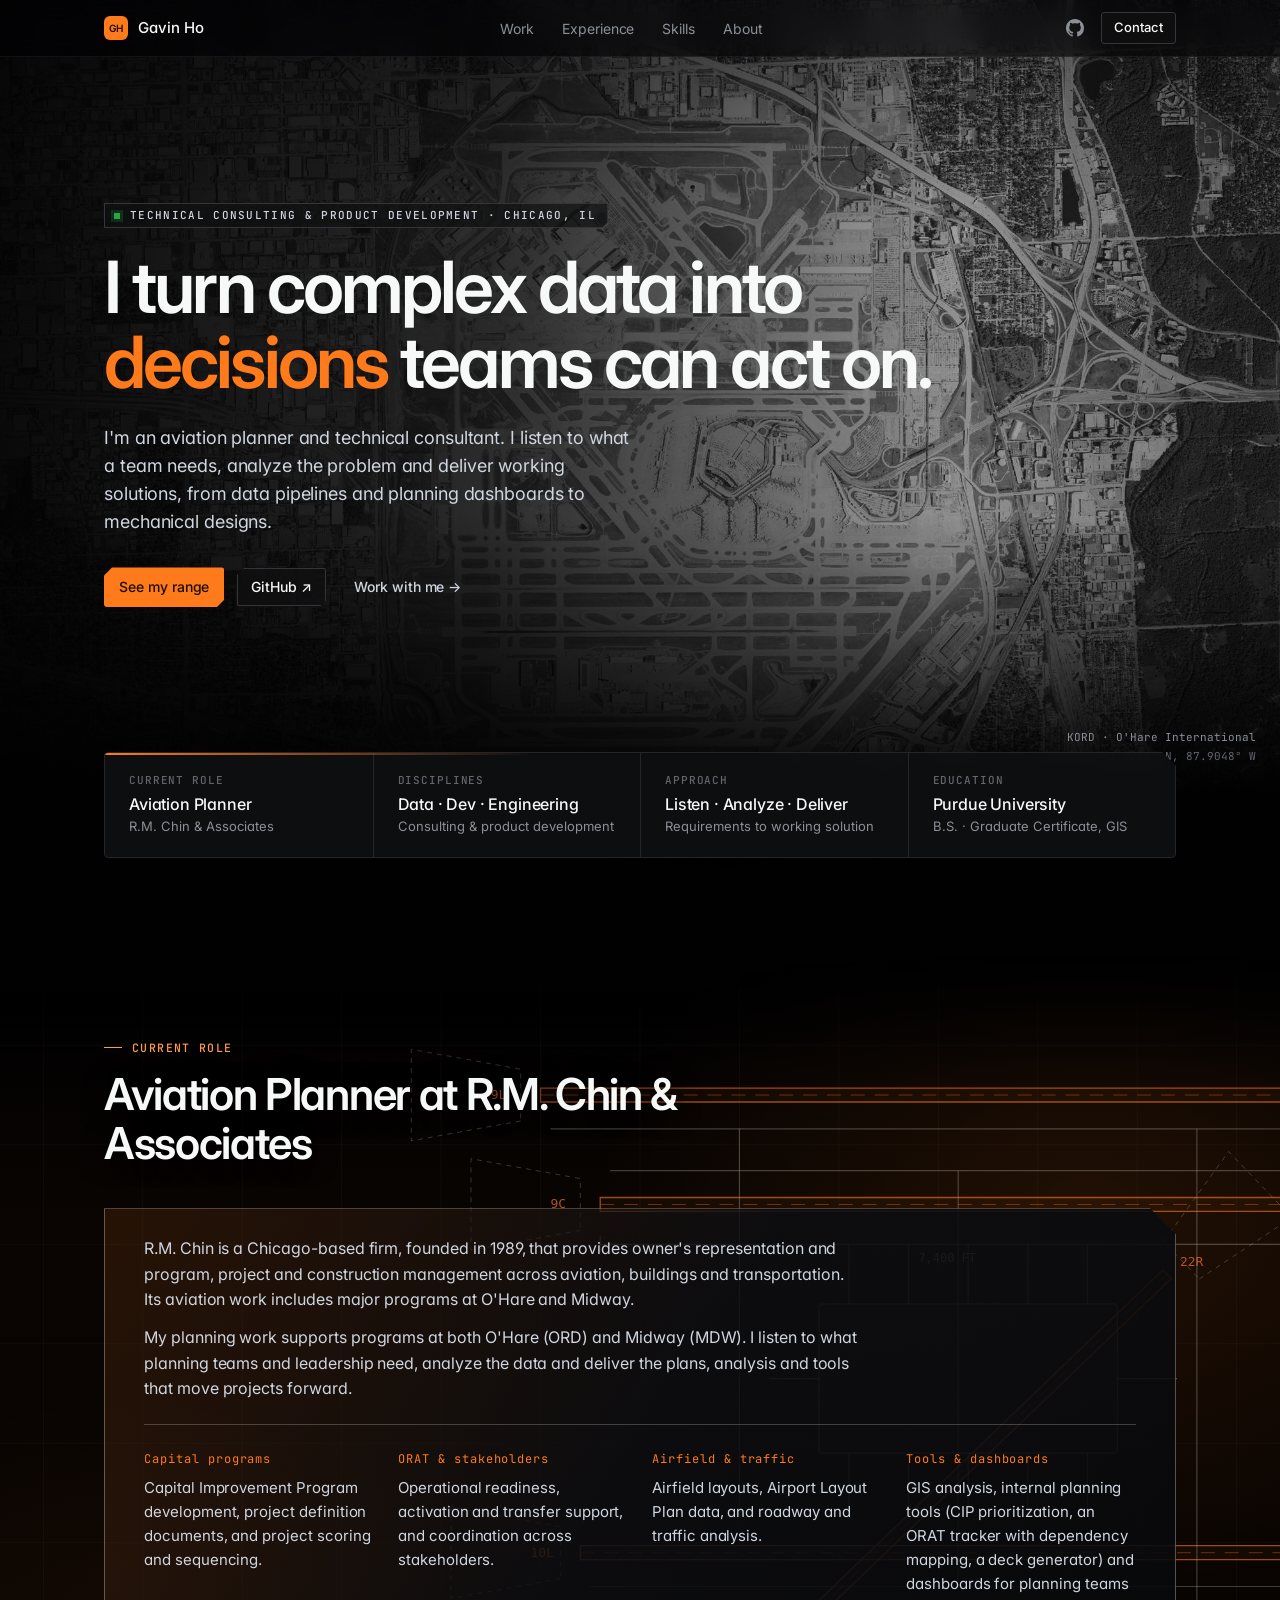
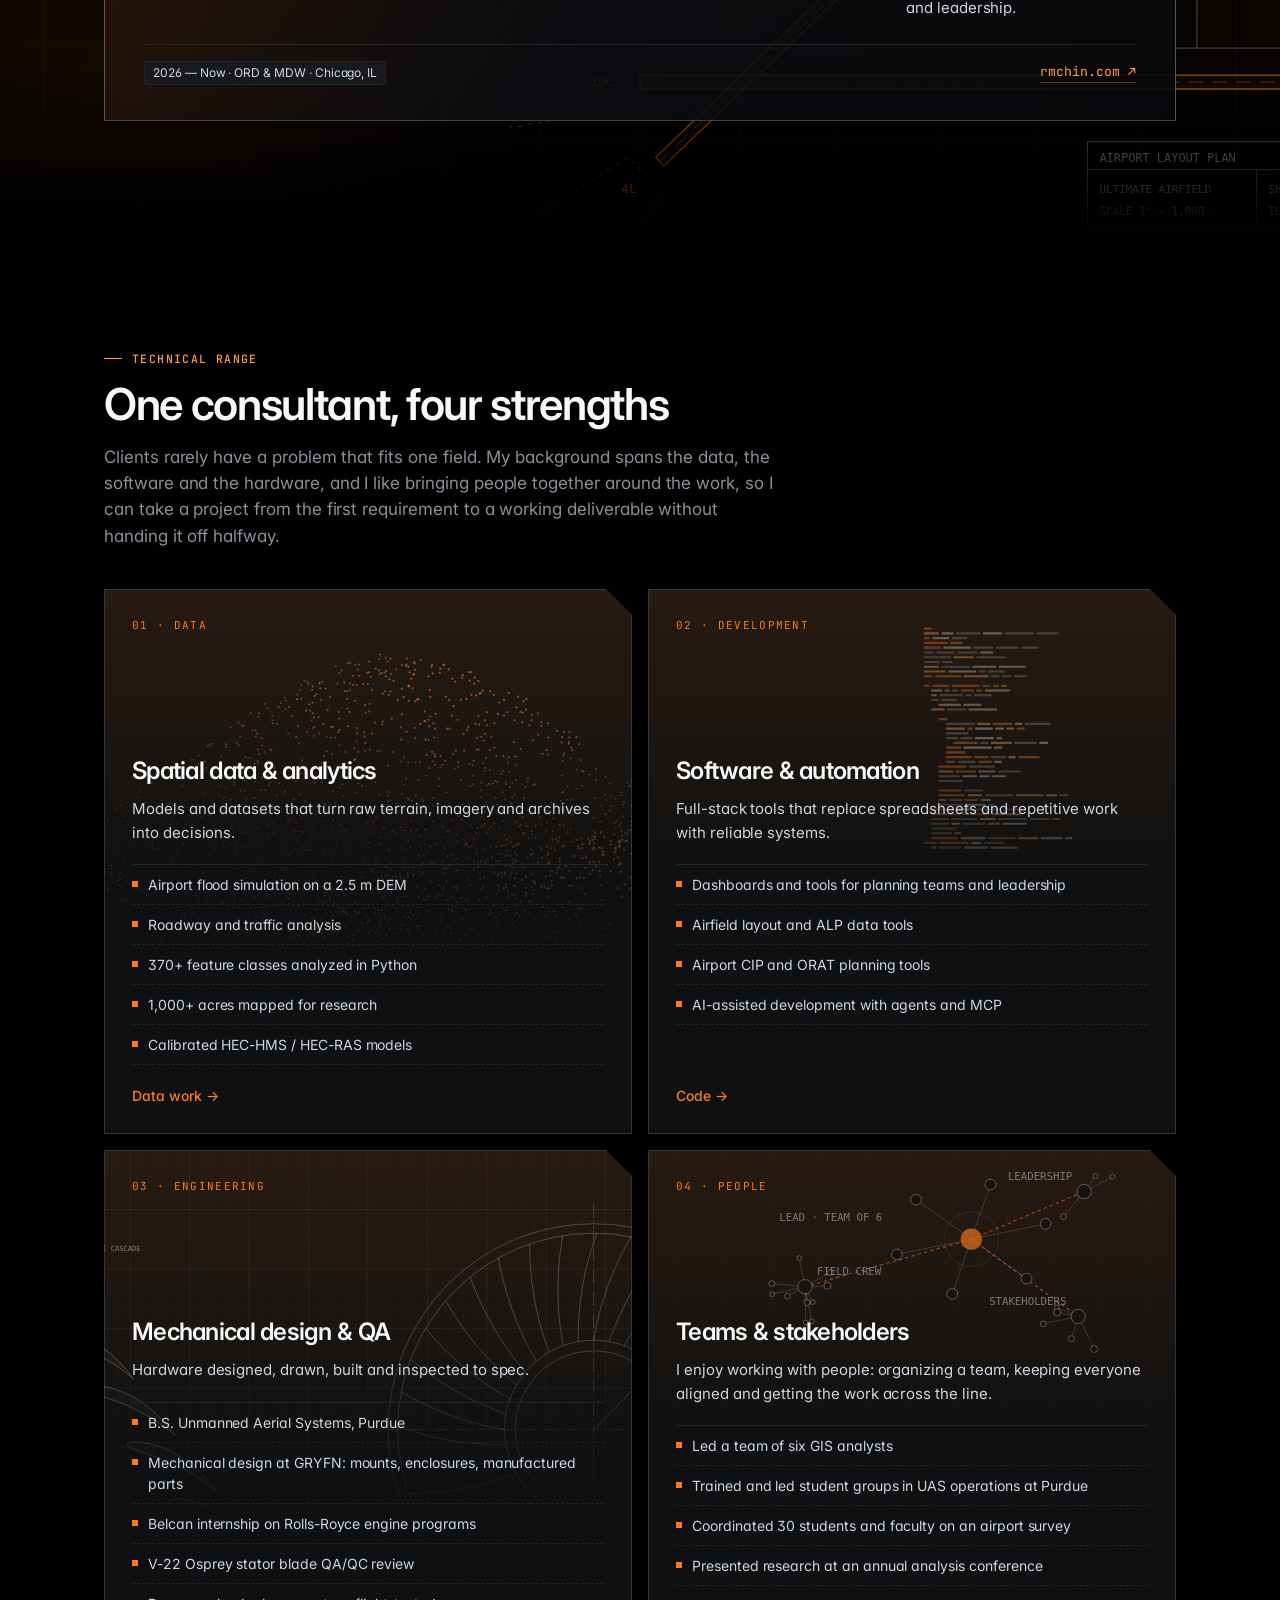
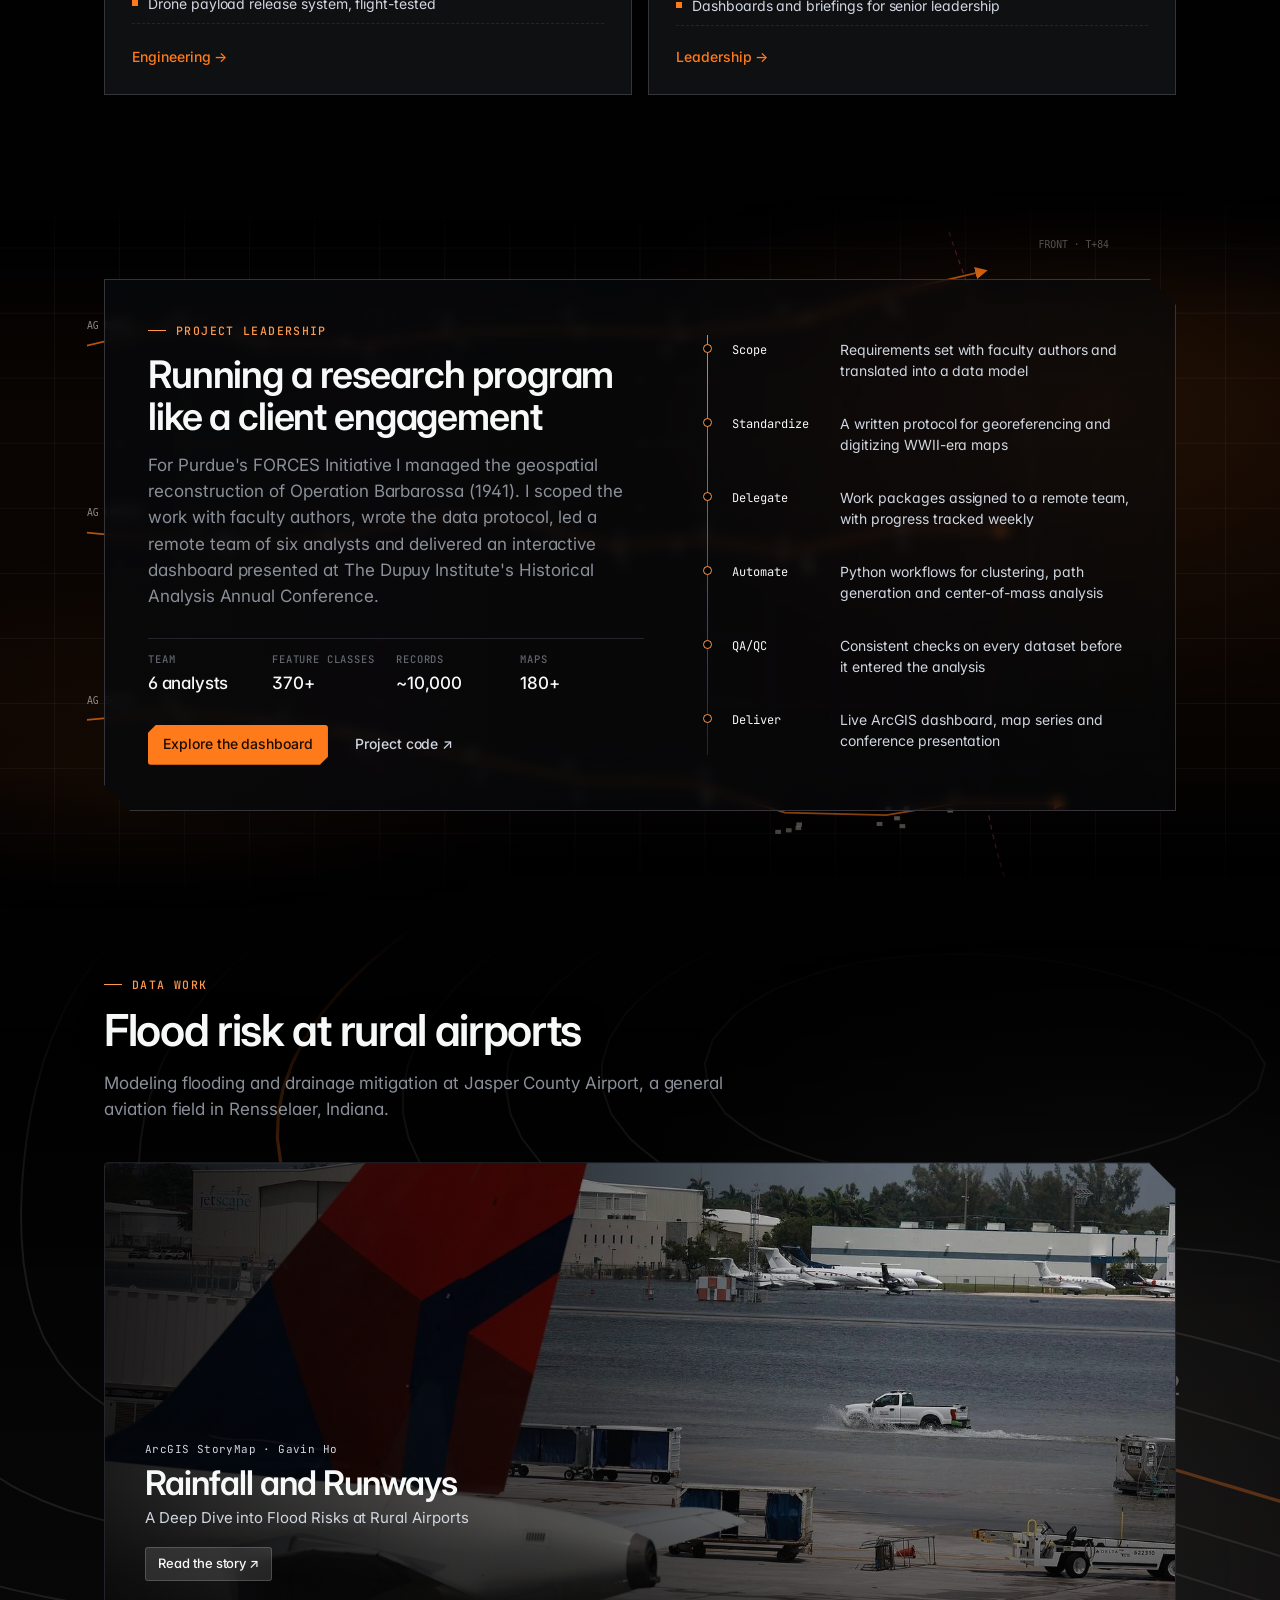
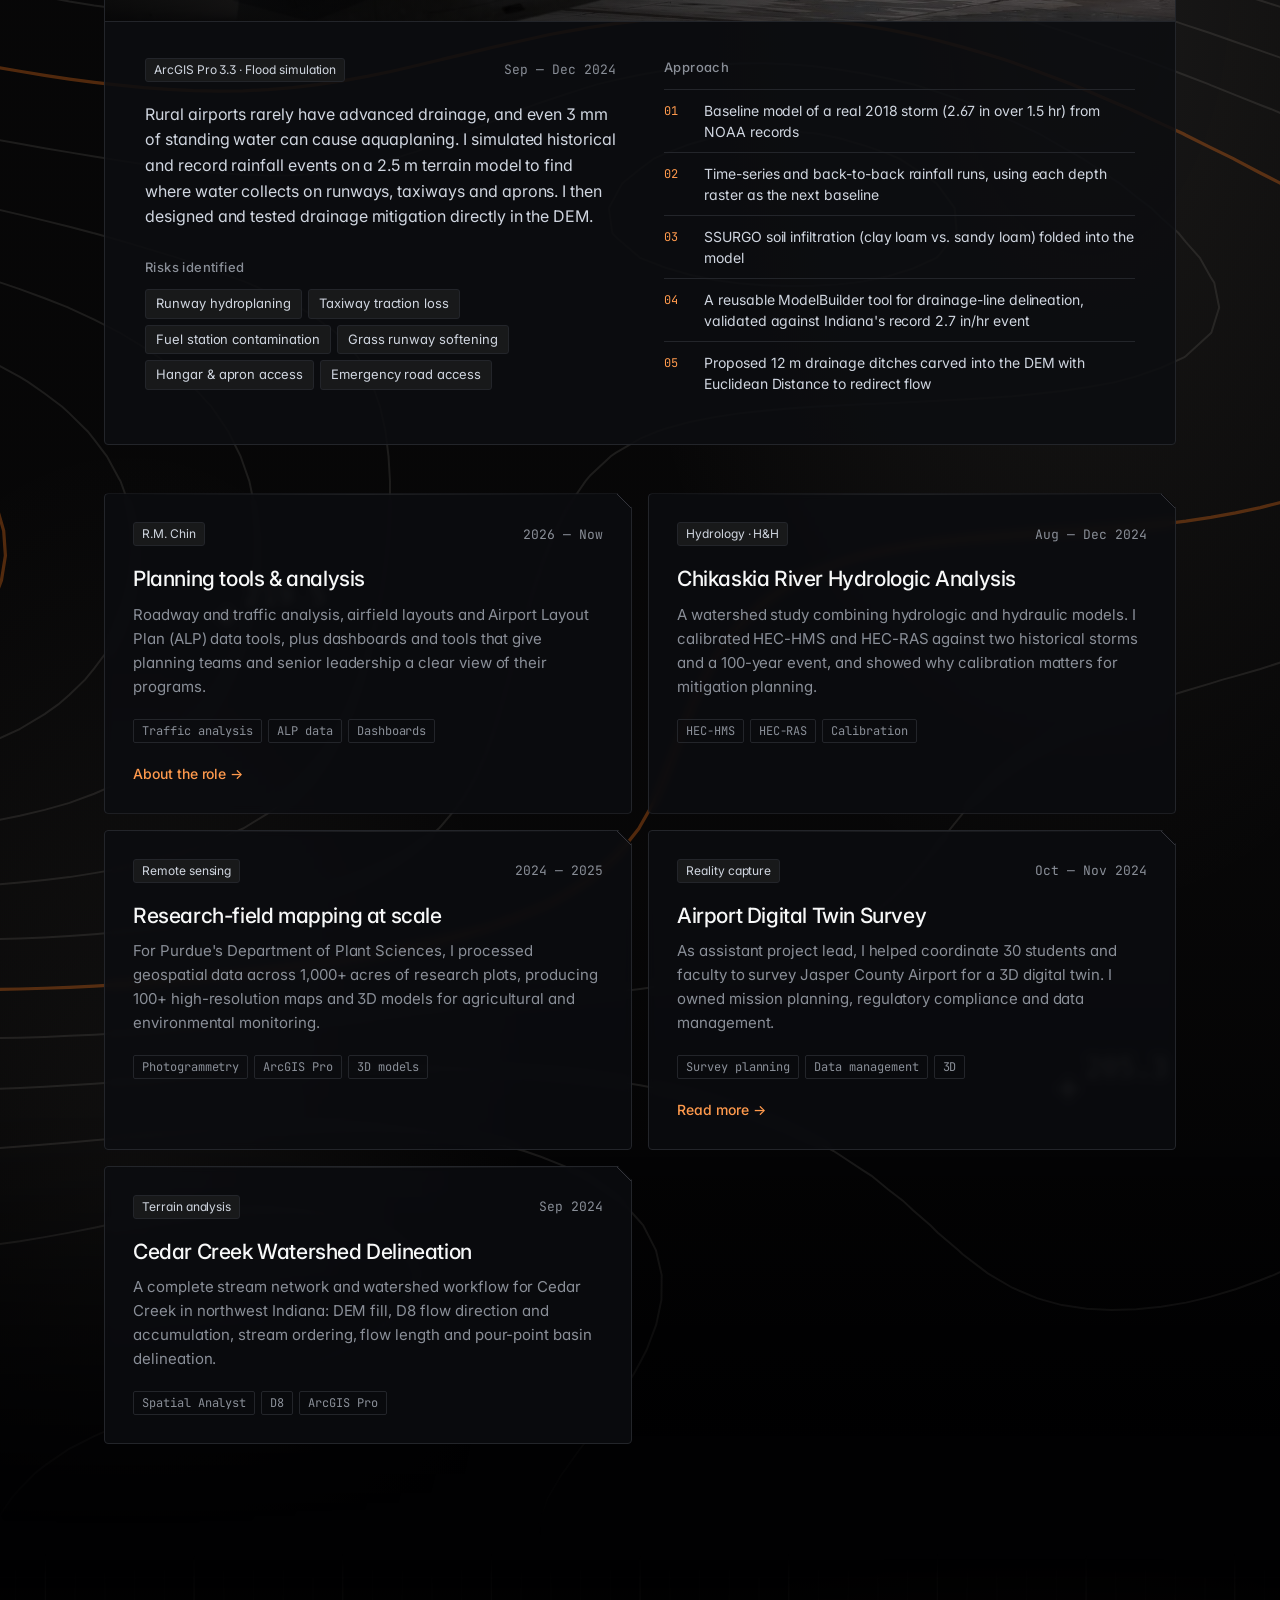
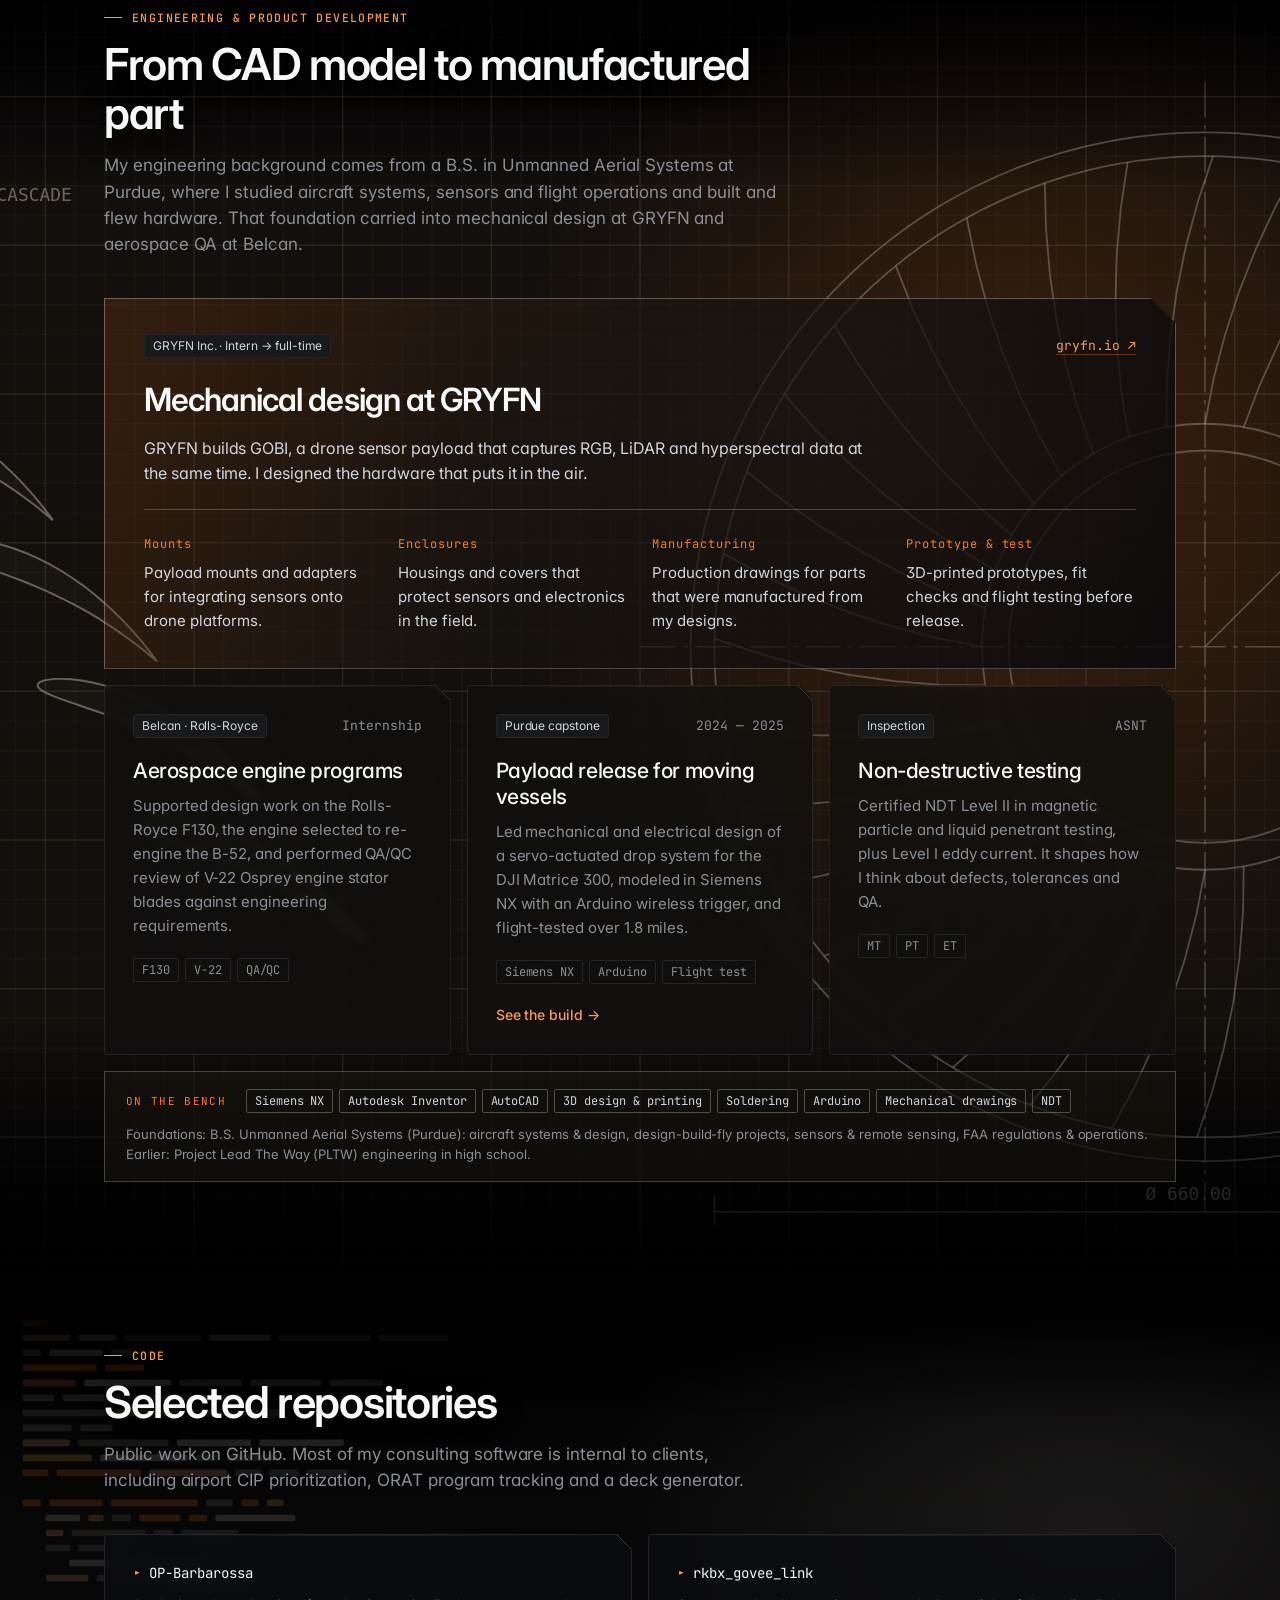
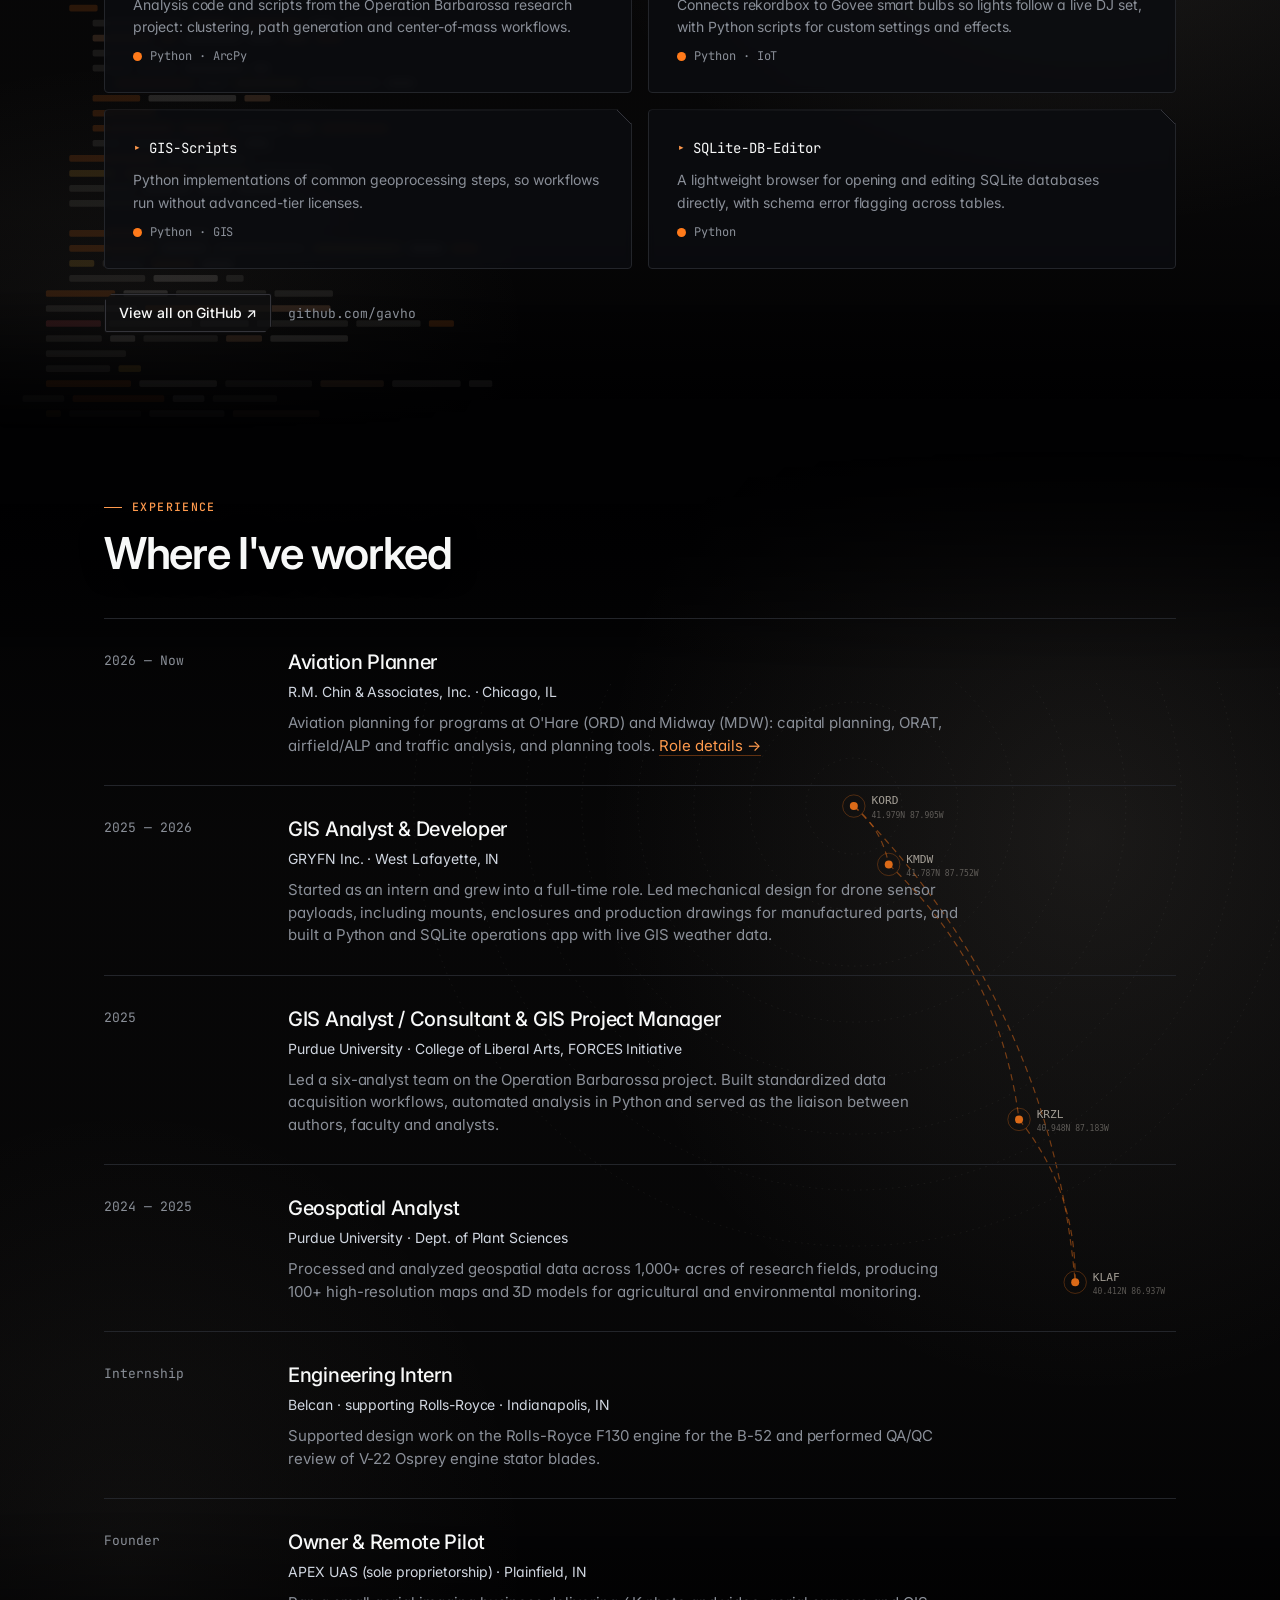
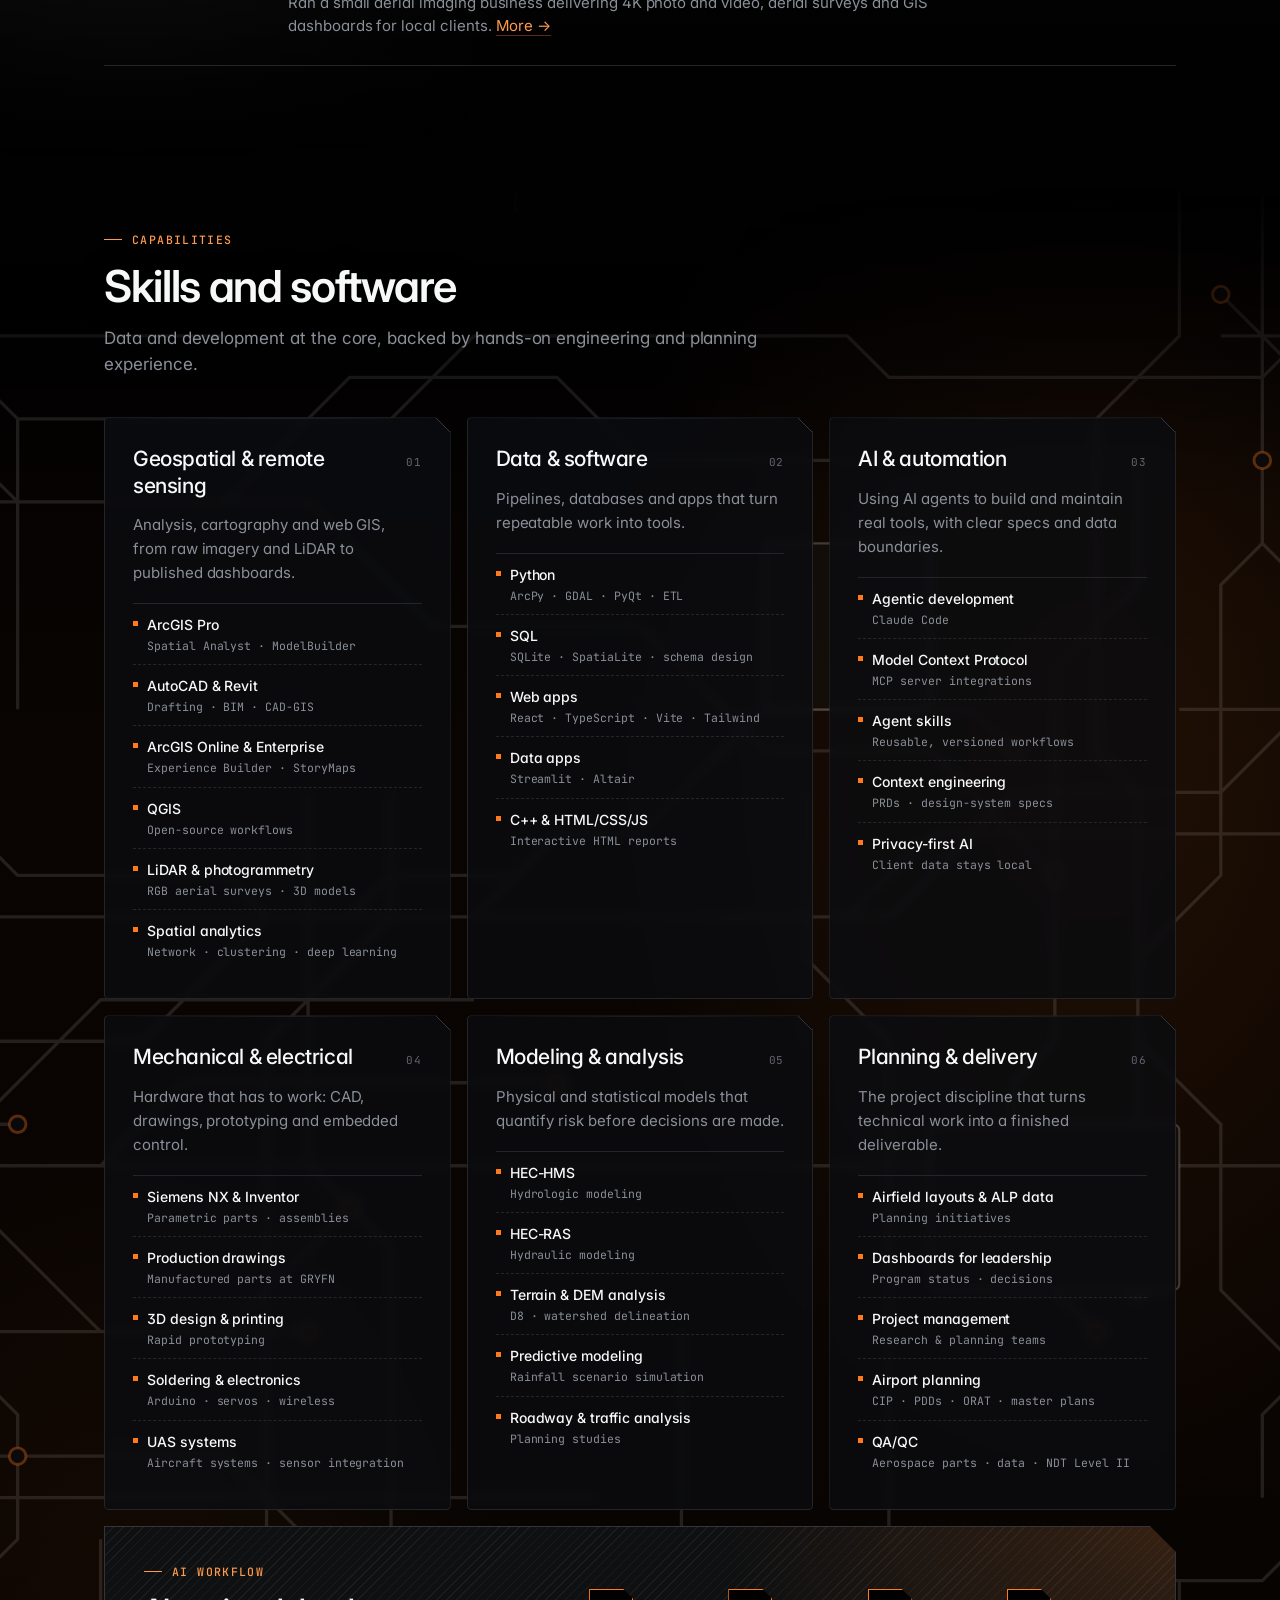
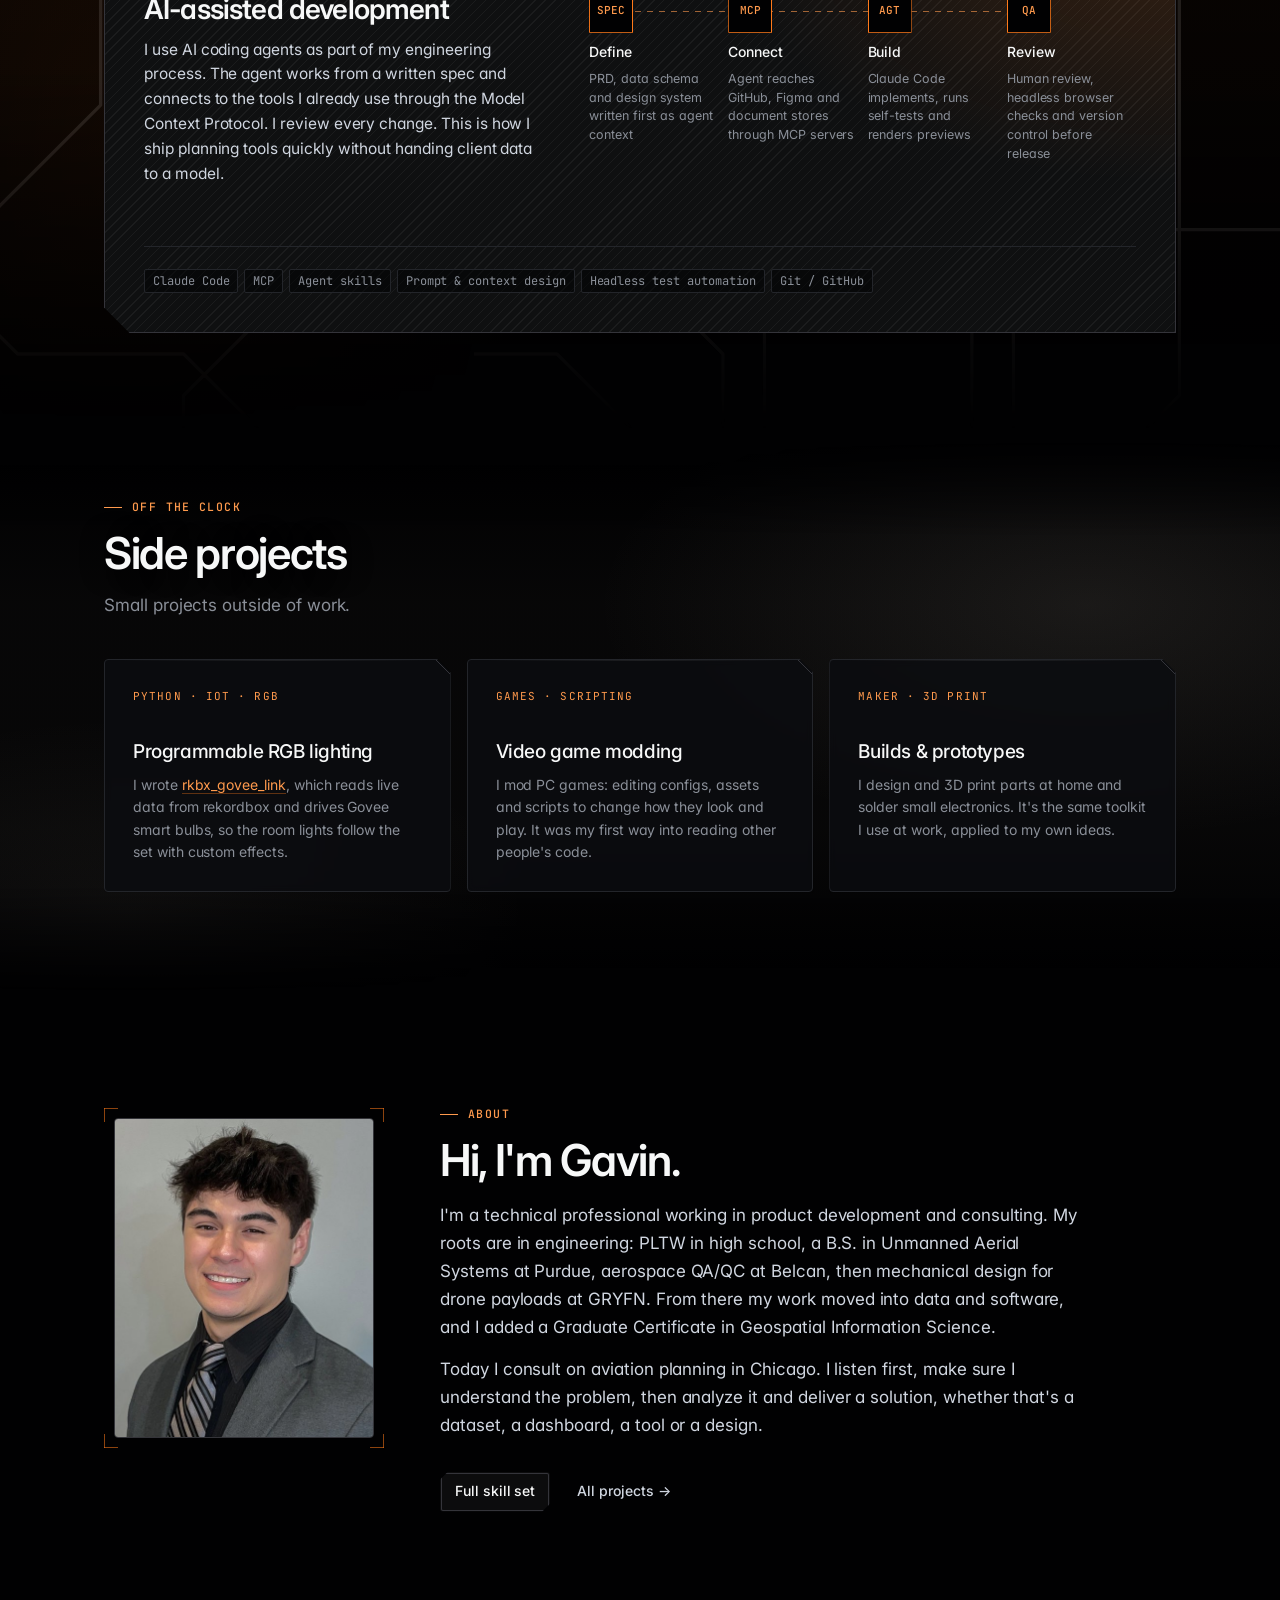
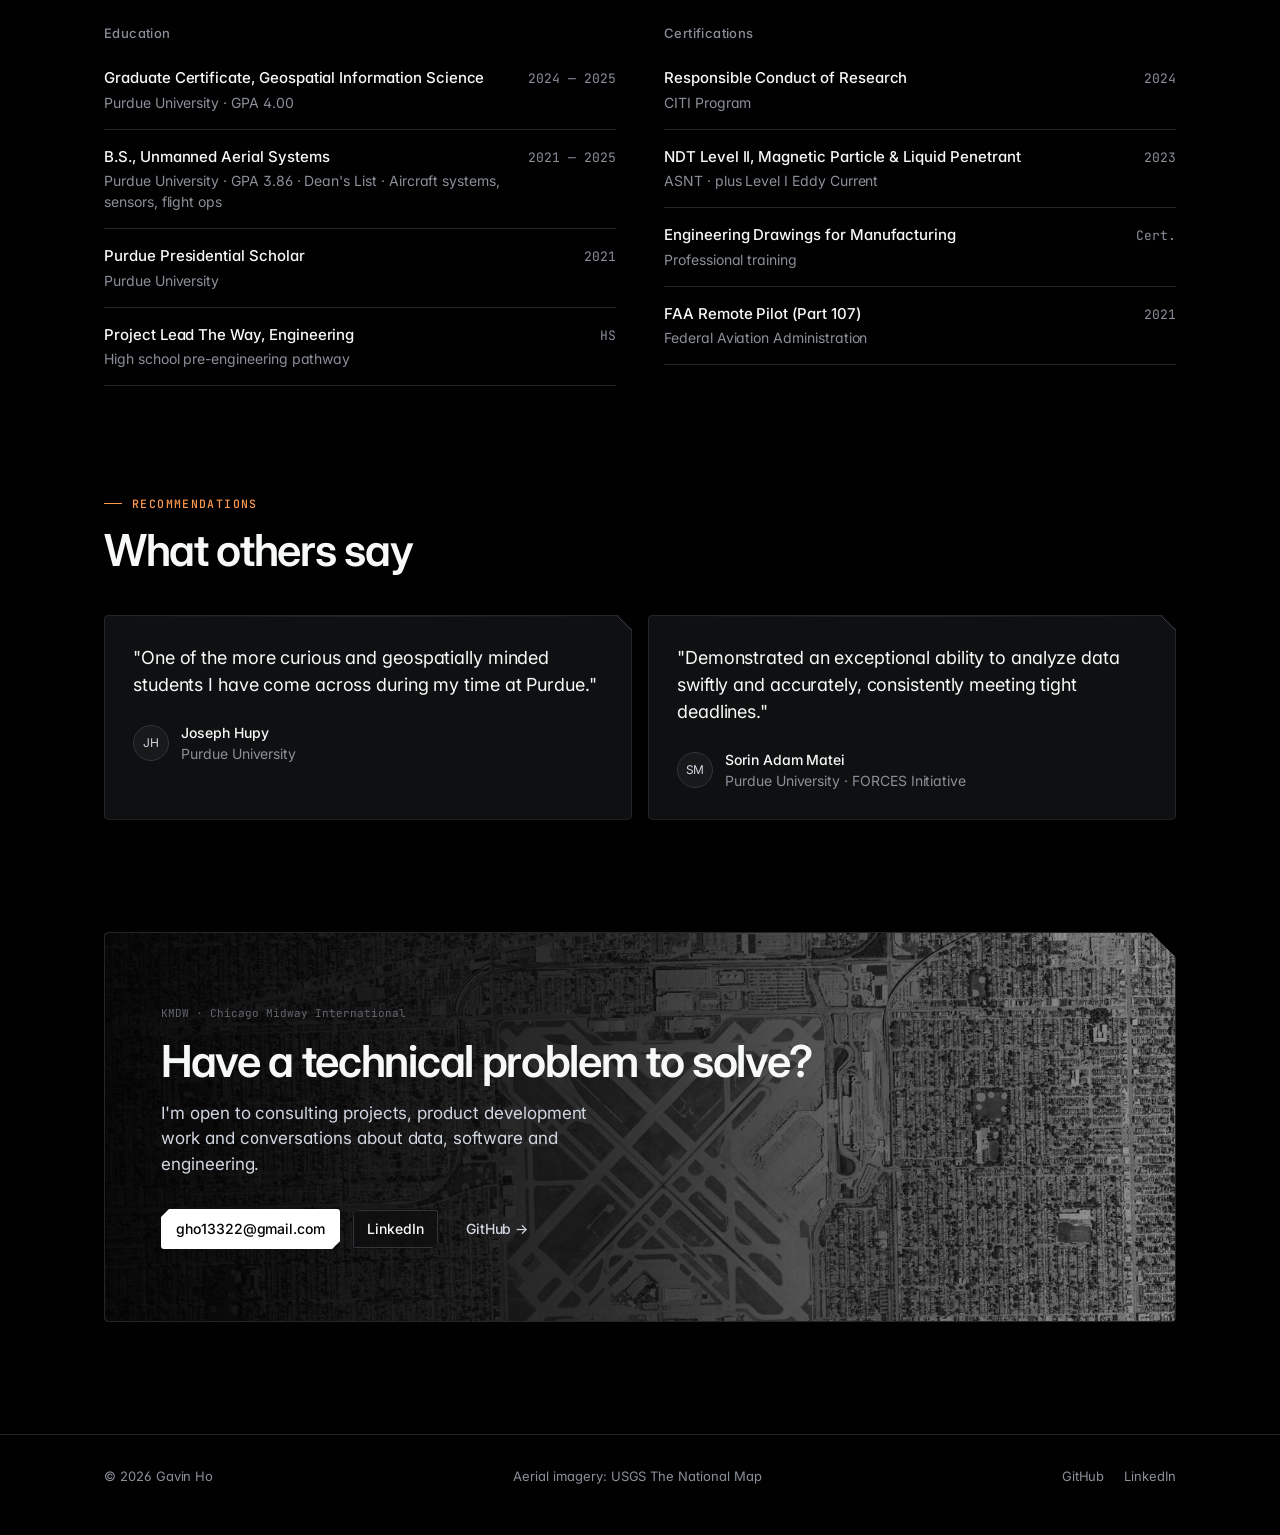
<file: index.html>
<!DOCTYPE html>
<html lang="en">
<head>
  <meta charset="UTF-8">
  <meta name="viewport" content="width=device-width, initial-scale=1.0">
  <title>Gavin Ho — Technical Consulting &amp; Product Development</title>
  <meta name="description" content="Gavin Ho is a technical consultant and aviation planner working across geospatial data, software development and mechanical engineering, with project leadership experience.">
  <meta property="og:title" content="Gavin Ho — Technical Consulting & Product Development">
  <meta property="og:description" content="Data, software and engineering for airports and infrastructure.">
  <meta property="og:image" content="assets/img/ord-aerial.jpg">
  <meta name="theme-color" content="#010102">
  <link rel="icon" href="data:image/svg+xml,%3Csvg xmlns='http://www.w3.org/2000/svg' viewBox='0 0 32 32'%3E%3Crect width='32' height='32' rx='8' fill='%23ff7a1a'/%3E%3Ctext x='16' y='21.5' font-family='Arial' font-weight='700' font-size='14' fill='white' text-anchor='middle'%3EGH%3C/text%3E%3C/svg%3E">
  <link rel="preconnect" href="https://fonts.googleapis.com">
  <link rel="preconnect" href="https://fonts.gstatic.com" crossorigin>
  <link href="https://fonts.googleapis.com/css2?family=Inter:wght@400;500;600&family=JetBrains+Mono:wght@400;500&display=swap" rel="stylesheet">
  <link rel="preload" as="image" href="assets/img/ord-aerial.jpg">
  <link rel="stylesheet" href="styles.css?v=14">
</head>
<body>

  <header class="nav">
    <div class="container nav-inner">
      <a href="#top" class="brand" aria-label="Gavin Ho, home">
        <span class="brand-mark">GH</span>
        <span>Gavin Ho</span>
      </a>
      <nav class="nav-links" aria-label="Primary">
        <a href="work.html">Work</a>
        <a href="#experience">Experience</a>
        <a href="#skills">Skills</a>
        <a href="#about">About</a>
      </nav>
      <div class="nav-end">
        <a href="https://github.com/gavho" class="icon-link" target="_blank" rel="noopener" aria-label="GitHub profile">
          <svg viewBox="0 0 16 16" aria-hidden="true"><path d="M8 0C3.58 0 0 3.58 0 8c0 3.54 2.29 6.53 5.47 7.59.4.07.55-.17.55-.38 0-.19-.01-.82-.01-1.49-2.01.37-2.53-.49-2.69-.94-.09-.23-.48-.94-.82-1.13-.28-.15-.68-.52-.01-.53.63-.01 1.08.58 1.23.82.72 1.21 1.87.87 2.33.66.07-.52.28-.87.51-1.07-1.78-.2-3.64-.89-3.64-3.95 0-.87.31-1.59.82-2.15-.08-.2-.36-1.02.08-2.12 0 0 .67-.21 2.2.82.64-.18 1.32-.27 2-.27.68 0 1.36.09 2 .27 1.53-1.04 2.2-.82 2.2-.82.44 1.1.16 1.92.08 2.12.51.56.82 1.27.82 2.15 0 3.07-1.87 3.75-3.65 3.95.29.25.54.73.54 1.48 0 1.07-.01 1.93-.01 2.2 0 .21.15.46.55.38A8.013 8.013 0 0016 8c0-4.42-3.58-8-8-8z"/></svg>
        </a>
        <a href="#contact" class="btn btn-secondary nav-cta">Contact</a>
      </div>
    </div>
  </header>

  <main id="top">

    <!-- Hero -->
    <section class="hero">
      <div class="hero-bg" aria-hidden="true"></div>
      <div class="container hero-inner">
        <p class="status reveal"><i aria-hidden="true"></i>Technical consulting &amp; product development · Chicago, IL</p>
        <h1 class="reveal">I turn complex data into <em class="accent">decisions</em> teams can act on.</h1>
        <p class="lead reveal">
          I'm an aviation planner and technical consultant. I listen to what a team needs, analyze the problem and
          deliver working solutions, from data pipelines and planning dashboards to mechanical designs.
        </p>
        <div class="hero-actions reveal">
          <a href="#range" class="btn btn-primary">See my range</a>
          <a href="https://github.com/gavho" class="btn btn-secondary" target="_blank" rel="noopener">GitHub ↗</a>
          <a href="#contact" class="btn btn-tertiary">Work with me →</a>
        </div>
      </div>
      <p class="hero-caption mono">
        <span>KORD · O'Hare International</span>
        <span>41.9786° N, 87.9048° W</span>
      </p>
    </section>

    <!-- Profile bar -->
    <section class="container stats-wrap">
      <dl class="stats reveal">
        <div><dt>Current role</dt><dd><a href="#current">Aviation Planner</a><span>R.M. Chin &amp; Associates</span></dd></div>
        <div><dt>Disciplines</dt><dd>Data · Dev · Engineering<span>Consulting &amp; product development</span></dd></div>
        <div><dt>Approach</dt><dd>Listen · Analyze · Deliver<span>Requirements to working solution</span></dd></div>
        <div><dt>Education</dt><dd>Purdue University<span>B.S. · Graduate Certificate, GIS</span></dd></div>
      </dl>
    </section>

    <!-- Current role -->
    <section id="current" class="scene" style="--scene: url('assets/bg/alp.svg'); --art: 0.8; --tint: 255, 122, 26">
      <div class="container">
        <div class="section-head reveal">
          <p class="eyebrow">Current role</p>
          <h2>Aviation Planner at R.M. Chin &amp; Associates</h2>
        </div>
        <article class="feature feature-current reveal">
          <p class="feature-lead">
            R.M. Chin is a Chicago-based firm, founded in 1989, that provides owner's representation and program, project
            and construction management across aviation, buildings and transportation. Its aviation work includes major
            programs at O'Hare and Midway.
          </p>
          <p class="feature-lead">
            My planning work supports programs at both O'Hare (ORD) and Midway (MDW). I listen to what planning teams and
            leadership need, analyze the data and deliver the plans, analysis and tools that move projects forward.
          </p>
          <div class="feature-body feature-4">
            <div><span class="mono feature-k">Capital programs</span><p>Capital Improvement Program development, project definition documents, and project scoring and sequencing.</p></div>
            <div><span class="mono feature-k">ORAT &amp; stakeholders</span><p>Operational readiness, activation and transfer support, and coordination across stakeholders.</p></div>
            <div><span class="mono feature-k">Airfield &amp; traffic</span><p>Airfield layouts, Airport Layout Plan data, and roadway and traffic analysis.</p></div>
            <div><span class="mono feature-k">Tools &amp; dashboards</span><p>GIS analysis, internal planning tools (CIP prioritization, an ORAT tracker with dependency mapping, a deck generator) and dashboards for planning teams and leadership.</p></div>
          </div>
          <div class="feature-foot">
            <span class="badge">2026 — Now · ORD &amp; MDW · Chicago, IL</span>
            <a class="inline-link mono" href="https://rmchin.com" target="_blank" rel="noopener">rmchin.com ↗</a>
          </div>
        </article>
      </div>
    </section>

    <!-- Technical range -->
    <section id="range" class="section container">
      <div class="section-head reveal">
        <p class="eyebrow">Technical range</p>
        <h2>One consultant, four strengths</h2>
        <p class="section-sub">
          Clients rarely have a problem that fits one field. My background spans the data, the software and the hardware,
          and I like bringing people together around the work, so I can take a project from the first requirement to a
          working deliverable without handing it off halfway.
        </p>
      </div>
      <div class="range">
        <a class="range-panel reveal" href="#data" style="--scene: url('assets/bg/pointcloud.svg'); --tint: 255, 122, 26">
          <span class="range-k mono">01 · Data</span>
          <h3>Spatial data &amp; analytics</h3>
          <p>Models and datasets that turn raw terrain, imagery and archives into decisions.</p>
          <ul>
            <li>Airport flood simulation on a 2.5 m DEM</li>
            <li>Roadway and traffic analysis</li>
            <li>370+ feature classes analyzed in Python</li>
            <li>1,000+ acres mapped for research</li>
            <li>Calibrated HEC-HMS / HEC-RAS models</li>
          </ul>
          <span class="range-go">Data work →</span>
        </a>
        <a class="range-panel reveal" href="#code" style="--scene: url('assets/bg/codemap.svg'); --pos: 260px 28px; --size: 80% auto; --tint: 255, 122, 26">
          <span class="range-k mono">02 · Development</span>
          <h3>Software &amp; automation</h3>
          <p>Full-stack tools that replace spreadsheets and repetitive work with reliable systems.</p>
          <ul>
            <li>Dashboards and tools for planning teams and leadership</li>
            <li>Airfield layout and ALP data tools</li>
            <li>Airport CIP and ORAT planning tools</li>
            <li>AI-assisted development with agents and MCP</li>
          </ul>
          <span class="range-go">Code →</span>
        </a>
        <a class="range-panel reveal" href="#engineering" style="--scene: url('assets/bg/blueprint.svg'); --tint: 255, 122, 26">
          <span class="range-k mono">03 · Engineering</span>
          <h3>Mechanical design &amp; QA</h3>
          <p>Hardware designed, drawn, built and inspected to spec.</p>
          <ul>
            <li>B.S. Unmanned Aerial Systems, Purdue</li>
            <li>Mechanical design at GRYFN: mounts, enclosures, manufactured parts</li>
            <li>Belcan internship on Rolls-Royce engine programs</li>
            <li>V-22 Osprey stator blade QA/QC review</li>
            <li>Drone payload release system, flight-tested</li>
          </ul>
          <span class="range-go">Engineering →</span>
        </a>
        <a class="range-panel reveal" href="#leadership" style="--scene: url('assets/bg/network.svg'); --tint: 255, 122, 26">
          <span class="range-k mono">04 · People</span>
          <h3>Teams &amp; stakeholders</h3>
          <p>I enjoy working with people: organizing a team, keeping everyone aligned and getting the work across the line.</p>
          <ul>
            <li>Led a team of six GIS analysts</li>
            <li>Trained and led student groups in UAS operations at Purdue</li>
            <li>Coordinated 30 students and faculty on an airport survey</li>
            <li>Presented research at an annual analysis conference</li>
            <li>Dashboards and briefings for senior leadership</li>
          </ul>
          <span class="range-go">Leadership →</span>
        </a>
      </div>
    </section>

    <!-- Project leadership -->
    <section id="leadership" class="scene" style="--scene: url('assets/bg/opsmap.svg'); --art: 0.9; --tint: 255, 122, 26">
      <div class="container">
        <div class="lead-band reveal">
          <div>
            <p class="eyebrow">Project leadership</p>
            <h2>Running a research program like a client engagement</h2>
            <p class="section-sub">
              For Purdue's FORCES Initiative I managed the geospatial reconstruction of Operation Barbarossa (1941). I
              scoped the work with faculty authors, wrote the data protocol, led a remote team of six analysts and
              delivered an interactive dashboard presented at The Dupuy Institute's Historical Analysis Annual Conference.
            </p>
            <dl class="spec">
              <div><dt>Team</dt><dd>6 analysts</dd></div>
              <div><dt>Feature classes</dt><dd>370+</dd></div>
              <div><dt>Records</dt><dd>~10,000</dd></div>
              <div><dt>Maps</dt><dd>180+</dd></div>
            </dl>
            <div class="hero-actions">
              <a href="work.html#forces" class="btn btn-primary">Explore the dashboard</a>
              <a href="https://github.com/gavho/OP-Barbarossa" class="btn btn-tertiary" target="_blank" rel="noopener">Project code ↗</a>
            </div>
          </div>
          <ol class="flow">
            <li><span class="flow-k mono">Scope</span><span>Requirements set with faculty authors and translated into a data model</span></li>
            <li><span class="flow-k mono">Standardize</span><span>A written protocol for georeferencing and digitizing WWII-era maps</span></li>
            <li><span class="flow-k mono">Delegate</span><span>Work packages assigned to a remote team, with progress tracked weekly</span></li>
            <li><span class="flow-k mono">Automate</span><span>Python workflows for clustering, path generation and center-of-mass analysis</span></li>
            <li><span class="flow-k mono">QA/QC</span><span>Consistent checks on every dataset before it entered the analysis</span></li>
            <li><span class="flow-k mono">Deliver</span><span>Live ArcGIS dashboard, map series and conference presentation</span></li>
          </ol>
        </div>
      </div>
    </section>

    <!-- Data work -->
    <section id="data" class="scene" style="--scene: url('assets/bg/contours.svg'); --tint: 200, 190, 175">
      <div class="container">
        <div class="section-head reveal">
          <p class="eyebrow">Data work</p>
          <h2>Flood risk at rural airports</h2>
          <p class="section-sub">Modeling flooding and drainage mitigation at Jasper County Airport, a general aviation field in Rensselaer, Indiana.</p>
        </div>

        <div class="case reveal">
          <a class="case-hero" href="https://arcg.is/1OrvXn0" target="_blank" rel="noopener" aria-label="Open the Rainfall and Runways StoryMap">
            <img src="assets/img/storymap-cover.jpg" alt="Airliner tail beside a flooded airport ramp as a truck drives through standing water" loading="lazy">
            <span class="cover-panel">
              <span class="mono cover-kicker">ArcGIS StoryMap · Gavin Ho</span>
              <span class="cover-title">Rainfall and Runways</span>
              <span class="cover-sub">A Deep Dive into Flood Risks at Rural Airports</span>
              <span class="cover-link">Read the story ↗</span>
            </span>
          </a>
          <div class="case-body">
            <div>
              <div class="case-meta">
                <span class="badge">ArcGIS Pro 3.3 · Flood simulation</span>
                <span class="mono muted">Sep — Dec 2024</span>
              </div>
              <p class="case-summary">
                Rural airports rarely have advanced drainage, and even 3 mm of standing water can cause aquaplaning.
                I simulated historical and record rainfall events on a 2.5 m terrain model to find where water
                collects on runways, taxiways and aprons. I then designed and tested drainage mitigation directly in the DEM.
              </p>
              <h3 class="case-title">Risks identified</h3>
              <ul class="chips">
                <li>Runway hydroplaning</li><li>Taxiway traction loss</li><li>Fuel station contamination</li>
                <li>Grass runway softening</li><li>Hangar &amp; apron access</li><li>Emergency road access</li>
              </ul>
            </div>
            <div>
              <h3 class="case-title case-title-first">Approach</h3>
              <ol class="steps">
                <li><span class="mono">01</span>Baseline model of a real 2018 storm (2.67 in over 1.5 hr) from NOAA records</li>
                <li><span class="mono">02</span>Time-series and back-to-back rainfall runs, using each depth raster as the next baseline</li>
                <li><span class="mono">03</span>SSURGO soil infiltration (clay loam vs. sandy loam) folded into the model</li>
                <li><span class="mono">04</span>A reusable ModelBuilder tool for drainage-line delineation, validated against Indiana's record 2.7 in/hr event</li>
                <li><span class="mono">05</span>Proposed 12 m drainage ditches carved into the DEM with Euclidean Distance to redirect flow</li>
              </ol>
            </div>
          </div>
        </div>

        <div class="grid more">
          <article class="card reveal">
            <div class="card-top"><span class="badge">R.M. Chin</span><span class="mono muted">2026 — Now</span></div>
            <h3>Planning tools &amp; analysis</h3>
            <p>Roadway and traffic analysis, airfield layouts and Airport Layout Plan (ALP) data tools, plus dashboards and tools that give planning teams and senior leadership a clear view of their programs.</p>
            <ul class="tags"><li>Traffic analysis</li><li>ALP data</li><li>Dashboards</li></ul>
            <a class="card-link" href="#current">About the role →</a>
          </article>
          <article class="card reveal">
            <div class="card-top"><span class="badge">Hydrology · H&amp;H</span><span class="mono muted">Aug — Dec 2024</span></div>
            <h3>Chikaskia River Hydrologic Analysis</h3>
            <p>A watershed study combining hydrologic and hydraulic models. I calibrated HEC-HMS and HEC-RAS against two historical storms and a 100-year event, and showed why calibration matters for mitigation planning.</p>
            <ul class="tags"><li>HEC-HMS</li><li>HEC-RAS</li><li>Calibration</li></ul>
          </article>
          <article class="card reveal">
            <div class="card-top"><span class="badge">Remote sensing</span><span class="mono muted">2024 — 2025</span></div>
            <h3>Research-field mapping at scale</h3>
            <p>For Purdue's Department of Plant Sciences, I processed geospatial data across 1,000+ acres of research plots, producing 100+ high-resolution maps and 3D models for agricultural and environmental monitoring.</p>
            <ul class="tags"><li>Photogrammetry</li><li>ArcGIS Pro</li><li>3D models</li></ul>
          </article>
          <article class="card reveal">
            <div class="card-top"><span class="badge">Reality capture</span><span class="mono muted">Oct — Nov 2024</span></div>
            <h3>Airport Digital Twin Survey</h3>
            <p>As assistant project lead, I helped coordinate 30 students and faculty to survey Jasper County Airport for a 3D digital twin. I owned mission planning, regulatory compliance and data management.</p>
            <ul class="tags"><li>Survey planning</li><li>Data management</li><li>3D</li></ul>
            <a class="card-link" href="work.html#digital-twin">Read more →</a>
          </article>
          <article class="card reveal">
            <div class="card-top"><span class="badge">Terrain analysis</span><span class="mono muted">Sep 2024</span></div>
            <h3>Cedar Creek Watershed Delineation</h3>
            <p>A complete stream network and watershed workflow for Cedar Creek in northwest Indiana: DEM fill, D8 flow direction and accumulation, stream ordering, flow length and pour-point basin delineation.</p>
            <ul class="tags"><li>Spatial Analyst</li><li>D8</li><li>ArcGIS Pro</li></ul>
          </article>
        </div>
      </div>
    </section>

    <!-- Engineering -->
    <section id="engineering" class="scene scene-blueprint" style="--scene: url('assets/bg/blueprint.svg'); --tint: 255, 122, 26">
      <div class="container">
        <div class="section-head reveal">
          <p class="eyebrow">Engineering &amp; product development</p>
          <h2>From CAD model to manufactured part</h2>
          <p class="section-sub">
            My engineering background comes from a B.S. in Unmanned Aerial Systems at Purdue, where I studied aircraft
            systems, sensors and flight operations and built and flew hardware. That foundation carried into mechanical
            design at GRYFN and aerospace QA at Belcan.
          </p>
        </div>

        <article class="feature reveal">
          <div class="feature-head">
            <span class="badge">GRYFN Inc. · Intern → full-time</span>
            <span class="mono muted"><a class="inline-link" href="https://www.gryfn.io" target="_blank" rel="noopener">gryfn.io ↗</a></span>
          </div>
          <h3>Mechanical design at GRYFN</h3>
          <p class="feature-lead">GRYFN builds GOBI, a drone sensor payload that captures RGB, LiDAR and hyperspectral data at the same time. I designed the hardware that puts it in the air.</p>
          <div class="feature-body feature-4">
            <div><span class="mono feature-k">Mounts</span><p>Payload mounts and adapters for integrating sensors onto drone platforms.</p></div>
            <div><span class="mono feature-k">Enclosures</span><p>Housings and covers that protect sensors and electronics in the field.</p></div>
            <div><span class="mono feature-k">Manufacturing</span><p>Production drawings for parts that were manufactured from my designs.</p></div>
            <div><span class="mono feature-k">Prototype &amp; test</span><p>3D-printed prototypes, fit checks and flight testing before release.</p></div>
          </div>
        </article>

        <div class="grid eng-grid eng-3">
          <article class="card reveal">
            <div class="card-top"><span class="badge">Belcan · Rolls-Royce</span><span class="mono muted">Internship</span></div>
            <h3>Aerospace engine programs</h3>
            <p>Supported design work on the Rolls-Royce F130, the engine selected to re-engine the B-52, and performed QA/QC review of V-22 Osprey engine stator blades against engineering requirements.</p>
            <ul class="tags"><li>F130</li><li>V-22</li><li>QA/QC</li></ul>
          </article>
          <article class="card reveal">
            <div class="card-top"><span class="badge">Purdue capstone</span><span class="mono muted">2024 — 2025</span></div>
            <h3>Payload release for moving vessels</h3>
            <p>Led mechanical and electrical design of a servo-actuated drop system for the DJI Matrice 300, modeled in Siemens NX with an Arduino wireless trigger, and flight-tested over 1.8 miles.</p>
            <ul class="tags"><li>Siemens NX</li><li>Arduino</li><li>Flight test</li></ul>
            <a class="card-link" href="work.html#payload">See the build →</a>
          </article>
          <article class="card reveal">
            <div class="card-top"><span class="badge">Inspection</span><span class="mono muted">ASNT</span></div>
            <h3>Non-destructive testing</h3>
            <p>Certified NDT Level II in magnetic particle and liquid penetrant testing, plus Level I eddy current. It shapes how I think about defects, tolerances and QA.</p>
            <ul class="tags"><li>MT</li><li>PT</li><li>ET</li></ul>
          </article>
        </div>

        <div class="bench reveal">
          <span class="mono bench-k">On the bench</span>
          <ul class="tags">
            <li>Siemens NX</li><li>Autodesk Inventor</li><li>AutoCAD</li><li>3D design &amp; printing</li><li>Soldering</li>
            <li>Arduino</li><li>Mechanical drawings</li><li>NDT</li>
          </ul>
          <span class="bench-note">Foundations: B.S. Unmanned Aerial Systems (Purdue): aircraft systems &amp; design, design-build-fly projects, sensors &amp; remote sensing, FAA regulations &amp; operations. Earlier: Project Lead The Way (PLTW) engineering in high school.</span>
        </div>
      </div>
    </section>

    <!-- Code -->
    <section id="code" class="scene scene-code" style="--scene: url('assets/bg/codemap.svg'); --tint: 200, 190, 175">
      <div class="container">
        <div class="section-head reveal">
          <p class="eyebrow">Code</p>
          <h2>Selected repositories</h2>
          <p class="section-sub">
            Public work on GitHub. Most of my consulting software is internal to clients, including airport CIP
            prioritization, ORAT program tracking and a deck generator.
          </p>
        </div>
        <div class="repos">
          <a class="repo card reveal" href="https://github.com/gavho/OP-Barbarossa" target="_blank" rel="noopener">
            <span class="repo-name mono">OP-Barbarossa</span>
            <p>Analysis code and scripts from the Operation Barbarossa research project: clustering, path generation and center-of-mass workflows.</p>
            <span class="repo-meta"><i ></i>Python · ArcPy</span>
          </a>
          <a class="repo card reveal" href="https://github.com/gavho/rkbx_govee_link" target="_blank" rel="noopener">
            <span class="repo-name mono">rkbx_govee_link</span>
            <p>Connects rekordbox to Govee smart bulbs so lights follow a live DJ set, with Python scripts for custom settings and effects.</p>
            <span class="repo-meta"><i ></i>Python · IoT</span>
          </a>
          <a class="repo card reveal" href="https://github.com/gavho/GIS-Scripts" target="_blank" rel="noopener">
            <span class="repo-name mono">GIS-Scripts</span>
            <p>Python implementations of common geoprocessing steps, so workflows run without advanced-tier licenses.</p>
            <span class="repo-meta"><i ></i>Python · GIS</span>
          </a>
          <a class="repo card reveal" href="https://github.com/gavho/SQLite-DB-Editor" target="_blank" rel="noopener">
            <span class="repo-name mono">SQLite-DB-Editor</span>
            <p>A lightweight browser for opening and editing SQLite databases directly, with schema error flagging across tables.</p>
            <span class="repo-meta"><i ></i>Python</span>
          </a>
        </div>
        <div class="repo-foot reveal">
          <a href="https://github.com/gavho" class="btn btn-secondary" target="_blank" rel="noopener">View all on GitHub ↗</a>
          <span class="mono muted">github.com/gavho</span>
        </div>
      </div>
    </section>

    <!-- Experience -->
    <section id="experience" class="scene" style="--scene: url('assets/bg/routes.svg'); --art: 0.85; --art-size: 100% auto; --art-pos: 100% 40%; --tint: 200, 190, 175">
      <div class="container">
      <div class="section-head reveal">
        <p class="eyebrow">Experience</p>
        <h2>Where I've worked</h2>
      </div>

      <ol class="timeline">
        <li class="row reveal">
          <div class="row-meta mono">2026 — Now</div>
          <div class="row-body">
            <h3>Aviation Planner</h3>
            <p class="org">R.M. Chin &amp; Associates, Inc. · Chicago, IL</p>
            <p>Aviation planning for programs at O'Hare (ORD) and Midway (MDW): capital planning, ORAT, airfield/ALP and traffic analysis, and planning tools. <a class="inline-link" href="#current">Role details →</a></p>
          </div>
        </li>
        <li class="row reveal">
          <div class="row-meta mono">2025 — 2026</div>
          <div class="row-body">
            <h3>GIS Analyst &amp; Developer</h3>
            <p class="org">GRYFN Inc. · West Lafayette, IN</p>
            <p>Started as an intern and grew into a full-time role. Led mechanical design for drone sensor payloads, including mounts, enclosures and production drawings for manufactured parts, and built a Python and SQLite operations app with live GIS weather data.</p>
          </div>
        </li>
        <li class="row reveal">
          <div class="row-meta mono">2025</div>
          <div class="row-body">
            <h3>GIS Analyst / Consultant &amp; GIS Project Manager</h3>
            <p class="org">Purdue University · College of Liberal Arts, FORCES Initiative</p>
            <p>Led a six-analyst team on the Operation Barbarossa project. Built standardized data acquisition workflows, automated analysis in Python and served as the liaison between authors, faculty and analysts.</p>
          </div>
        </li>
        <li class="row reveal">
          <div class="row-meta mono">2024 — 2025</div>
          <div class="row-body">
            <h3>Geospatial Analyst</h3>
            <p class="org">Purdue University · Dept. of Plant Sciences</p>
            <p>Processed and analyzed geospatial data across 1,000+ acres of research fields, producing 100+ high-resolution maps and 3D models for agricultural and environmental monitoring.</p>
          </div>
        </li>
        <li class="row reveal">
          <div class="row-meta mono">Internship</div>
          <div class="row-body">
            <h3>Engineering Intern</h3>
            <p class="org">Belcan · supporting Rolls-Royce · Indianapolis, IN</p>
            <p>Supported design work on the Rolls-Royce F130 engine for the B-52 and performed QA/QC review of V-22 Osprey engine stator blades.</p>
          </div>
        </li>
        <li class="row reveal">
          <div class="row-meta mono">Founder</div>
          <div class="row-body">
            <h3>Owner &amp; Remote Pilot</h3>
            <p class="org">APEX UAS (sole proprietorship) · Plainfield, IN</p>
            <p>Ran a small aerial imaging business delivering 4K photo and video, aerial surveys and GIS dashboards for local clients. <a class="inline-link" href="work.html#apex">More →</a></p>
          </div>
        </li>
      </ol>
      </div>
    </section>

    <!-- Capabilities -->
    <section id="skills" class="scene" style="--scene: url('assets/bg/circuit.svg'); --tint: 255, 122, 26">
      <div class="container">
        <div class="section-head reveal">
          <p class="eyebrow">Capabilities</p>
          <h2>Skills and software</h2>
          <p class="section-sub">Data and development at the core, backed by hands-on engineering and planning experience.</p>
        </div>

        <div class="caps">
          <article class="card cap reveal">
            <div class="cap-head"><h3>Geospatial &amp; remote sensing</h3><span class="mono">01</span></div>
            <p>Analysis, cartography and web GIS, from raw imagery and LiDAR to published dashboards.</p>
            <ul>
              <li>ArcGIS Pro<span>Spatial Analyst · ModelBuilder</span></li>
              <li>AutoCAD &amp; Revit<span>Drafting · BIM · CAD-GIS</span></li>
              <li>ArcGIS Online &amp; Enterprise<span>Experience Builder · StoryMaps</span></li>
              <li>QGIS<span>Open-source workflows</span></li>
              <li>LiDAR &amp; photogrammetry<span>RGB aerial surveys · 3D models</span></li>
              <li>Spatial analytics<span>Network · clustering · deep learning</span></li>
            </ul>
          </article>
          <article class="card cap reveal">
            <div class="cap-head"><h3>Data &amp; software</h3><span class="mono">02</span></div>
            <p>Pipelines, databases and apps that turn repeatable work into tools.</p>
            <ul>
              <li>Python<span>ArcPy · GDAL · PyQt · ETL</span></li>
              <li>SQL<span>SQLite · SpatiaLite · schema design</span></li>
              <li>Web apps<span>React · TypeScript · Vite · Tailwind</span></li>
              <li>Data apps<span>Streamlit · Altair</span></li>
              <li>C++ &amp; HTML/CSS/JS<span>Interactive HTML reports</span></li>
            </ul>
          </article>
          <article class="card cap reveal">
            <div class="cap-head"><h3>AI &amp; automation</h3><span class="mono">03</span></div>
            <p>Using AI agents to build and maintain real tools, with clear specs and data boundaries.</p>
            <ul>
              <li>Agentic development<span>Claude Code</span></li>
              <li>Model Context Protocol<span>MCP server integrations</span></li>
              <li>Agent skills<span>Reusable, versioned workflows</span></li>
              <li>Context engineering<span>PRDs · design-system specs</span></li>
              <li>Privacy-first AI<span>Client data stays local</span></li>
            </ul>
          </article>
          <article class="card cap reveal">
            <div class="cap-head"><h3>Mechanical &amp; electrical</h3><span class="mono">04</span></div>
            <p>Hardware that has to work: CAD, drawings, prototyping and embedded control.</p>
            <ul>
              <li>Siemens NX &amp; Inventor<span>Parametric parts · assemblies</span></li>
              <li>Production drawings<span>Manufactured parts at GRYFN</span></li>
              <li>3D design &amp; printing<span>Rapid prototyping</span></li>
              <li>Soldering &amp; electronics<span>Arduino · servos · wireless</span></li>
              <li>UAS systems<span>Aircraft systems · sensor integration</span></li>
            </ul>
          </article>
          <article class="card cap reveal">
            <div class="cap-head"><h3>Modeling &amp; analysis</h3><span class="mono">05</span></div>
            <p>Physical and statistical models that quantify risk before decisions are made.</p>
            <ul>
              <li>HEC-HMS<span>Hydrologic modeling</span></li>
              <li>HEC-RAS<span>Hydraulic modeling</span></li>
              <li>Terrain &amp; DEM analysis<span>D8 · watershed delineation</span></li>
              <li>Predictive modeling<span>Rainfall scenario simulation</span></li>
              <li>Roadway &amp; traffic analysis<span>Planning studies</span></li>
            </ul>
          </article>
          <article class="card cap reveal">
            <div class="cap-head"><h3>Planning &amp; delivery</h3><span class="mono">06</span></div>
            <p>The project discipline that turns technical work into a finished deliverable.</p>
            <ul>
              <li>Airfield layouts &amp; ALP data<span>Planning initiatives</span></li>
              <li>Dashboards for leadership<span>Program status · decisions</span></li>
              <li>Project management<span>Research &amp; planning teams</span></li>
              <li>Airport planning<span>CIP · PDDs · ORAT · master plans</span></li>
              <li>QA/QC<span>Aerospace parts · data · NDT Level II</span></li>
            </ul>
          </article>
        </div>

        <div class="ai reveal">
          <div class="ai-text">
            <p class="eyebrow">AI workflow</p>
            <h3>AI-assisted development</h3>
            <p>
              I use AI coding agents as part of my engineering process. The agent works from a written spec and
              connects to the tools I already use through the Model Context Protocol. I review every change.
              This is how I ship planning tools quickly without handing client data to a model.
            </p>
          </div>
          <ol class="pipeline">
            <li><span class="node">SPEC</span><strong>Define</strong><span>PRD, data schema and design system written first as agent context</span></li>
            <li><span class="node">MCP</span><strong>Connect</strong><span>Agent reaches GitHub, Figma and document stores through MCP servers</span></li>
            <li><span class="node">AGT</span><strong>Build</strong><span>Claude Code implements, runs self-tests and renders previews</span></li>
            <li><span class="node">QA</span><strong>Review</strong><span>Human review, headless browser checks and version control before release</span></li>
          </ol>
          <ul class="tags ai-stack">
            <li>Claude Code</li><li>MCP</li><li>Agent skills</li><li>Prompt &amp; context design</li><li>Headless test automation</li><li>Git / GitHub</li>
          </ul>
        </div>
      </div>
    </section>

    <!-- Side projects -->
    <section id="off-hours" class="scene" style="--tint: 200, 190, 175">
      <div class="container">
        <div class="section-head reveal">
          <p class="eyebrow">Off the clock</p>
          <h2>Side projects</h2>
          <p class="section-sub">Small projects outside of work.</p>
        </div>
        <div class="fun">
          <article class="card fun-card reveal">
            <span class="fun-k mono">Python · IoT · RGB</span>
            <h3>Programmable RGB lighting</h3>
            <p>
              I wrote <a class="inline-link" href="https://github.com/gavho/rkbx_govee_link" target="_blank" rel="noopener">rkbx_govee_link</a>,
              which reads live data from rekordbox and drives Govee smart bulbs, so the room lights follow the set with custom effects.
            </p>
          </article>
          <article class="card fun-card reveal">
            <span class="fun-k mono">Games · scripting</span>
            <h3>Video game modding</h3>
            <p>I mod PC games: editing configs, assets and scripts to change how they look and play. It was my first way into reading other people's code.</p>
          </article>
          <article class="card fun-card reveal">
            <span class="fun-k mono">Maker · 3D print</span>
            <h3>Builds &amp; prototypes</h3>
            <p>I design and 3D print parts at home and solder small electronics. It's the same toolkit I use at work, applied to my own ideas.</p>
          </article>
        </div>
      </div>
    </section>

    <!-- About -->
    <section id="about" class="section container">
      <div class="about reveal">
        <span class="headshot-frame brackets"><img src="assets/img/headshot.jpg" alt="Portrait of Gavin Ho" class="headshot" loading="lazy" width="320" height="320"></span>
        <div>
          <p class="eyebrow">About</p>
          <h2>Hi, I'm Gavin.</h2>
          <p class="about-text">
            I'm a technical professional working in product development and consulting. My roots are in engineering: PLTW in
            high school, a B.S. in Unmanned Aerial Systems at Purdue, aerospace QA/QC at Belcan, then mechanical design for drone
            payloads at GRYFN. From there my work moved into data and software, and I added a Graduate Certificate in Geospatial
            Information Science.
          </p>
          <p class="about-text">
            Today I consult on aviation planning in Chicago. I listen first, make sure I understand the problem, then
            analyze it and deliver a solution, whether that's a dataset, a dashboard, a tool or a design.
          </p>
          <div class="hero-actions">
            <a href="#skills" class="btn btn-secondary">Full skill set</a>
            <a href="work.html" class="btn btn-tertiary">All projects →</a>
          </div>
        </div>
      </div>
    </section>

    <!-- Credentials -->
    <section class="section container">
      <div class="two-col">
        <div class="reveal">
          <h3 class="col-title">Education</h3>
          <ul class="list">
            <li><div><strong>Graduate Certificate, Geospatial Information Science</strong><span>Purdue University · GPA 4.00</span></div><span class="mono muted">2024 — 2025</span></li>
            <li><div><strong>B.S., Unmanned Aerial Systems</strong><span>Purdue University · GPA 3.86 · Dean's List · Aircraft systems, sensors, flight ops</span></div><span class="mono muted">2021 — 2025</span></li>
            <li><div><strong>Purdue Presidential Scholar</strong><span>Purdue University</span></div><span class="mono muted">2021</span></li>
            <li><div><strong>Project Lead The Way, Engineering</strong><span>High school pre-engineering pathway</span></div><span class="mono muted">HS</span></li>
          </ul>
        </div>
        <div class="reveal">
          <h3 class="col-title">Certifications</h3>
          <ul class="list">
            <li><div><strong>Responsible Conduct of Research</strong><span>CITI Program</span></div><span class="mono muted">2024</span></li>
            <li><div><strong>NDT Level II, Magnetic Particle &amp; Liquid Penetrant</strong><span>ASNT · plus Level I Eddy Current</span></div><span class="mono muted">2023</span></li>
            <li><div><strong>Engineering Drawings for Manufacturing</strong><span>Professional training</span></div><span class="mono muted">Cert.</span></li>
            <li><div><strong>FAA Remote Pilot (Part 107)</strong><span>Federal Aviation Administration</span></div><span class="mono muted">2021</span></li>
          </ul>
        </div>
      </div>
    </section>

    <!-- Recommendations -->
    <section class="section container">
      <div class="section-head reveal">
        <p class="eyebrow">Recommendations</p>
        <h2>What others say</h2>
      </div>
      <div class="grid">
        <figure class="card quote reveal">
          <blockquote>"One of the more curious and geospatially minded students I have come across during my time at Purdue."</blockquote>
          <figcaption><span class="avatar">JH</span><span><strong>Joseph Hupy</strong><span class="muted">Purdue University</span></span></figcaption>
        </figure>
        <figure class="card quote reveal">
          <blockquote>"Demonstrated an exceptional ability to analyze data swiftly and accurately, consistently meeting tight deadlines."</blockquote>
          <figcaption><span class="avatar">SM</span><span><strong>Sorin Adam Matei</strong><span class="muted">Purdue University · FORCES Initiative</span></span></figcaption>
        </figure>
      </div>
    </section>

    <!-- CTA -->
    <section id="contact" class="section container">
      <div class="cta reveal">
        <div class="cta-bg" aria-hidden="true"></div>
        <div class="cta-inner">
          <p class="mono cta-coords">KMDW · Chicago Midway International</p>
          <h2>Have a technical problem to solve?</h2>
          <p>I'm open to consulting projects, product development work and conversations about data, software and engineering.</p>
          <div class="hero-actions">
            <a href="mailto:gho13322@gmail.com" class="btn btn-inverse">gho13322@gmail.com</a>
            <a href="https://www.linkedin.com/in/gavin-ho-925979239" class="btn btn-secondary" target="_blank" rel="noopener">LinkedIn</a>
            <a href="https://github.com/gavho" class="btn btn-tertiary" target="_blank" rel="noopener">GitHub →</a>
          </div>
        </div>
      </div>
    </section>
  </main>

  <footer class="footer">
    <div class="container footer-inner">
      <span>© <span id="year">2026</span> Gavin Ho</span>
      <span class="muted">Aerial imagery: USGS The National Map</span>
      <span class="footer-links">
        <a href="https://github.com/gavho" target="_blank" rel="noopener">GitHub</a>
        <a href="https://www.linkedin.com/in/gavin-ho-925979239" target="_blank" rel="noopener">LinkedIn</a>
      </span>
    </div>
  </footer>

  <script>
    document.getElementById('year').textContent = new Date().getFullYear();

    const io = 'IntersectionObserver' in window && new IntersectionObserver((entries) => {
      entries.forEach((e) => { if (e.isIntersecting) { e.target.classList.add('in'); io.unobserve(e.target); } });
    }, { rootMargin: '0px 0px -8% 0px' });
    document.querySelectorAll('.reveal').forEach((el) => io ? io.observe(el) : el.classList.add('in'));
  </script>
</body>
</html>
</file>
<file: styles.css>
/* Design tokens — adapted from the Linear DESIGN.md (awesome-design-md) */
:root {
  --primary: #ff7a1a;
  --primary-hover: #ff9a4d;
  --primary-focus: #e8680c;
  --primary-rgb: 255, 122, 26;
  --on-primary: #1a0d02;

  --ink: #f7f8f8;
  --ink-muted: #d0d6e0;
  --ink-subtle: #8a8f98;
  --ink-tertiary: #62666d;

  --canvas: #010102;
  --surface-1: #0f1011;
  --surface-2: #141516;
  --surface-3: #18191a;
  --hairline: #23252a;
  --hairline-strong: #34343a;
  --success: #27a644;

  --r-xs: 2px;
  --r-md: 3px;
  --r-lg: 4px;
  --r-xl: 4px;
  --r-pill: 3px;
  --cut: 14px;          /* chamfered corner on panels */
  --cut-lg: 26px;
  --hatch: repeating-linear-gradient(135deg, rgba(255,255,255,0.05) 0 1px, transparent 1px 7px);

  --section: 112px;
  --sans: "Inter", -apple-system, system-ui, "Segoe UI", Roboto, sans-serif;
  --mono: "JetBrains Mono", ui-monospace, "SF Mono", Menlo, monospace;
}

*, *::before, *::after { box-sizing: border-box; }
html { scroll-behavior: smooth; scroll-padding-top: 72px; }
body {
  margin: 0;
  background: var(--canvas);
  color: var(--ink);
  font: 400 16px/1.5 var(--sans);
  letter-spacing: -0.05px;
  -webkit-font-smoothing: antialiased;
  font-feature-settings: "cv11", "ss01";
}
a { color: inherit; text-decoration: none; }
h1, h2, h3 { margin: 0; font-weight: 600; }
p { margin: 0; }
img { max-width: 100%; display: block; }
button { font: inherit; color: inherit; }
::selection { background: rgba(var(--primary-rgb), 0.4); }
:focus-visible { outline: 2px solid rgba(var(--primary-rgb), 0.7); outline-offset: 2px; border-radius: var(--r-md); }

.container { width: 100%; max-width: 1120px; margin: 0 auto; padding: 0 24px; }
.mono { font-family: var(--mono); font-size: 13px; letter-spacing: 0; }
.muted { color: var(--ink-subtle); }

/* Nav */
.nav {
  position: fixed; top: 0; left: 0; right: 0; z-index: 10;
  background: rgba(1, 1, 2, 0.6);
  backdrop-filter: saturate(160%) blur(14px);
  -webkit-backdrop-filter: saturate(160%) blur(14px);
  border-bottom: 1px solid rgba(255, 255, 255, 0.06);
}
.nav-inner { height: 56px; display: flex; align-items: center; justify-content: space-between; gap: 24px; }
.brand { display: flex; align-items: center; gap: 10px; font-weight: 500; font-size: 15px; }
.brand-mark {
  display: grid; place-items: center;
  width: 24px; height: 24px; border-radius: 6px;
  background: var(--primary); color: var(--on-primary);
  font-size: 10px; font-weight: 600; letter-spacing: 0.2px;
}
.nav-links { display: flex; gap: 28px; font-size: 14px; color: var(--ink-subtle); }
.nav-links a { transition: color .15s; }
.nav-links a:hover { color: var(--ink); }

/* Buttons */
.btn {
  display: inline-flex; align-items: center; justify-content: center;
  min-height: 40px; padding: 8px 14px;
  font: 500 14px/1.2 var(--sans);
  border-radius: var(--r-md); border: 1px solid transparent;
  transition: background .15s, border-color .15s, color .15s;
  cursor: pointer;
}
.btn-primary { background: var(--primary); color: var(--on-primary); }
.btn-primary:hover { background: var(--primary-hover); }
.btn-primary:active { background: var(--primary-focus); }
.btn-secondary { background: rgba(15, 16, 17, 0.8); border-color: var(--hairline-strong); color: var(--ink); }
.btn-secondary:hover { background: var(--surface-2); }
.btn-tertiary { color: var(--ink-muted); }
.btn-tertiary:hover { color: var(--ink); }
.btn-inverse { background: #fff; color: #000; }
.btn-inverse:hover { background: #e6e7e8; }
.nav-cta { min-height: 32px; padding: 6px 12px; font-size: 13px; }

/* Hero — O'Hare orthoimagery behind a dark scrim */
.hero {
  position: relative; overflow: hidden;
  min-height: min(88vh, 820px);
  display: flex; align-items: center;
  padding: 136px 0 120px;
}
.hero-bg {
  position: absolute; inset: 0;
  background:
    linear-gradient(90deg, rgba(1,1,2,0.96) 0%, rgba(1,1,2,0.82) 38%, rgba(1,1,2,0.35) 75%, rgba(1,1,2,0.55) 100%),
    linear-gradient(180deg, rgba(1,1,2,0.4) 0%, transparent 25%, transparent 65%, var(--canvas) 100%),
    url("assets/img/ord-aerial.jpg") 62% 55% / cover no-repeat;
  animation: drift 40s ease-in-out infinite alternate;
}
@keyframes drift { from { transform: scale(1.04); } to { transform: scale(1.1) translate(-1%, -1%); } }
.hero-inner { position: relative; }
.coords { color: var(--ink-subtle); margin-bottom: 24px; }
.hero h1 {
  font-size: clamp(40px, 6.4vw, 72px);
  line-height: 1.04;
  letter-spacing: -0.04em;
  max-width: 20ch;
}
.hero h1 .accent { color: var(--primary); font-style: normal; }
.lead {
  margin-top: 24px; max-width: 540px;
  font-size: 18px; line-height: 1.55; letter-spacing: -0.1px;
  color: var(--ink-muted);
}
.hero-actions { display: flex; flex-wrap: wrap; gap: 12px; margin-top: 32px; }
.hero-caption {
  position: absolute; right: 24px; bottom: 28px;
  display: flex; flex-direction: column; align-items: flex-end; gap: 2px;
  font-size: 11px; color: var(--ink-tertiary); margin: 0;
}

/* Stats */
.stats-wrap { position: relative; margin-top: -40px; }
.stats {
  display: grid; grid-template-columns: repeat(4, 1fr);
  margin: 0; border: 1px solid var(--hairline); border-radius: var(--r-lg);
  background: rgba(15, 16, 17, 0.9);
  backdrop-filter: blur(10px); -webkit-backdrop-filter: blur(10px);
  overflow: hidden;
}
.stats > div { padding: 22px 24px; border-left: 1px solid var(--hairline); display: flex; flex-direction: column; gap: 8px; }
.stats > div:first-child { border-left: 0; }
.stats dt { font: 500 11px/1 var(--mono); letter-spacing: 0.08em; text-transform: uppercase; color: var(--ink-tertiary); }
.stats dd { margin: 0; font-size: 16px; font-weight: 500; letter-spacing: -0.01em; line-height: 1.35; }
.stats dd span { display: block; margin-top: 2px; font-size: 13px; font-weight: 400; color: var(--ink-subtle); letter-spacing: 0; }

/* Sections */
.section { padding-top: var(--section); }
.section-head { margin-bottom: 40px; max-width: 680px; }
.eyebrow {
  display: flex; align-items: center; gap: 10px;
  font: 500 11.5px/1 var(--mono); letter-spacing: 0.12em; text-transform: uppercase;
  color: var(--primary-hover); margin-bottom: 16px;
}
.eyebrow::before { content: ""; width: 18px; height: 1px; background: currentColor; }
.section-head h2, .cta h2, .about h2 { font-size: clamp(28px, 4vw, 44px); line-height: 1.12; letter-spacing: -0.03em; }
.section-sub { margin-top: 14px; font-size: 17px; color: var(--ink-subtle); line-height: 1.55; }

/* Cards */
.grid { display: grid; grid-template-columns: repeat(2, 1fr); gap: 16px; }
.card {
  position: relative; margin: 0;
  background: var(--surface-1); border: 1px solid var(--hairline); border-radius: var(--r-lg);
  padding: 28px;
  transition: background .2s, border-color .2s;
}
.card::before { /* faint top-edge highlight */
  content: ""; position: absolute; inset: 0 16px auto; height: 1px;
  background: linear-gradient(90deg, transparent, rgba(255,255,255,0.08), transparent);
}
.card:hover { background: var(--surface-2); border-color: var(--hairline-strong); }
.card-top { display: flex; justify-content: space-between; align-items: center; gap: 12px; margin-bottom: 20px; }
.badge {
  font-size: 12px; color: var(--ink-muted);
  background: var(--surface-3); border: 1px solid var(--hairline);
  padding: 2px 8px; border-radius: var(--r-pill);
}
.card h3 { font-size: 21px; font-weight: 500; line-height: 1.25; letter-spacing: -0.4px; margin-bottom: 10px; }
.card p { color: var(--ink-subtle); font-size: 15px; line-height: 1.6; }
.tags { list-style: none; display: flex; flex-wrap: wrap; gap: 6px; margin: 20px 0 0; padding: 0; }
.tags li {
  font-family: var(--mono); font-size: 12px; color: var(--ink-subtle);
  border: 1px solid var(--hairline); border-radius: var(--r-xs); padding: 2px 8px;
}

/* Services */
.services { display: grid; grid-template-columns: repeat(3, 1fr); gap: 16px; }
.services .card { display: flex; flex-direction: column; }
.services .tags { margin-top: auto; padding-top: 20px; }
.icon {
  width: 40px; height: 40px; border-radius: var(--r-md); margin-bottom: 20px;
  display: grid; place-items: center;
  background: rgba(var(--primary-rgb), 0.12); border: 1px solid rgba(var(--primary-rgb), 0.3);
}
.icon svg { width: 20px; height: 20px; fill: none; stroke: var(--primary-hover); stroke-width: 1.6; stroke-linecap: round; stroke-linejoin: round; }

/* Case study */
.case {
  display: grid; grid-template-columns: 1fr;
  background: var(--surface-1); border: 1px solid var(--hairline); border-radius: var(--r-xl);
  overflow: hidden;
}
.case-hero {
  position: relative; display: block; overflow: hidden; aspect-ratio: 21 / 9;
  border-bottom: 1px solid var(--hairline);
}
.case-hero img {
  position: absolute; inset: 0; width: 100%; height: 100%;
  object-fit: cover; object-position: 50% 60%;
  filter: saturate(0.85);
  transition: transform .6s ease;
}
.case-hero:hover img { transform: scale(1.03); }
.case-hero::after {
  content: ""; position: absolute; inset: 0;
  background: linear-gradient(90deg, rgba(1,1,2,0.85) 0%, rgba(1,1,2,0.45) 45%, transparent 75%), linear-gradient(0deg, rgba(1,1,2,0.6) 0%, transparent 50%);
}
.cover-panel {
  position: absolute; left: 0; right: 0; bottom: 0; z-index: 1;
  display: flex; flex-direction: column; gap: 6px; padding: 40px;
}
.cover-kicker { font-size: 11px; color: var(--ink-muted); letter-spacing: 0.4px; }
.cover-title { font-size: clamp(26px, 3vw, 34px); font-weight: 600; letter-spacing: -0.03em; line-height: 1.1; }
.cover-sub { font-size: 15px; color: var(--ink-muted); }
.cover-link {
  align-self: flex-start; margin-top: 12px;
  font-size: 13px; font-weight: 500; padding: 6px 12px;
  border-radius: var(--r-md); background: rgba(255,255,255,0.12); border: 1px solid rgba(255,255,255,0.18);
  backdrop-filter: blur(8px); -webkit-backdrop-filter: blur(8px);
  transition: background .15s;
}
.case-hero:hover .cover-link { background: rgba(255,255,255,0.2); }
.case-body { padding: 36px 40px 40px; display: grid; grid-template-columns: 1fr 1fr; gap: 48px; }
.case-meta { display: flex; justify-content: space-between; align-items: center; gap: 12px; margin-bottom: 20px; }
.case-title-first { margin-top: 0 !important; }
.case-summary { color: var(--ink-muted); font-size: 16px; line-height: 1.6; }
.case-title { font-size: 13px; font-weight: 500; letter-spacing: 0.4px; color: var(--ink-subtle); margin: 28px 0 12px; }
.steps { list-style: none; margin: 0; padding: 0; }
.steps li {
  display: grid; grid-template-columns: 32px 1fr; gap: 8px;
  padding: 10px 0; border-top: 1px solid var(--hairline);
  font-size: 14px; color: var(--ink-muted); line-height: 1.5;
}
.steps .mono { color: var(--primary-hover); font-size: 12px; padding-top: 2px; }
.chips { list-style: none; display: flex; flex-wrap: wrap; gap: 6px; margin: 0; padding: 0; }
.chips li {
  font-size: 13px; color: var(--ink-muted);
  background: var(--surface-3); border: 1px solid var(--hairline);
  padding: 4px 10px; border-radius: var(--r-pill);
}

.more { margin-top: 48px; }

/* Timeline (changelog-row) */
.timeline { list-style: none; margin: 0; padding: 0; border-top: 1px solid var(--hairline); }
.row { display: grid; grid-template-columns: 160px 1fr; gap: 24px; padding: 28px 0; border-bottom: 1px solid var(--hairline); }
.row-meta { color: var(--ink-subtle); padding-top: 4px; }
.row h3 { font-size: 20px; font-weight: 500; letter-spacing: -0.3px; }
.org { color: var(--ink-muted); font-size: 14px; margin: 4px 0 10px; }
.row-body > p:last-child { color: var(--ink-subtle); font-size: 15px; max-width: 680px; }

/* About */
.about { display: grid; grid-template-columns: 280px 1fr; gap: 56px; align-items: start; }
.headshot {
  width: 100%; aspect-ratio: 1; object-fit: cover;
  border-radius: var(--r-xl); border: 1px solid var(--hairline-strong);
  filter: grayscale(0.15);
}
.about-text { margin-top: 16px; font-size: 17px; line-height: 1.65; color: var(--ink-muted); max-width: 640px; }
.toolkit { display: grid; grid-template-columns: repeat(2, 1fr); gap: 20px 32px; margin-top: 32px; }
.toolkit > div { border-top: 1px solid var(--hairline-strong); padding-top: 14px; }
.toolkit h3 { font-size: 14px; font-weight: 500; margin-bottom: 6px; }
.toolkit p { font-size: 14px; color: var(--ink-subtle); line-height: 1.6; }

/* Credentials */
.two-col { display: grid; grid-template-columns: 1fr 1fr; gap: 48px; }
.col-title { font-size: 13px; font-weight: 500; color: var(--ink-subtle); letter-spacing: 0.4px; margin-bottom: 8px; }
.list { list-style: none; margin: 0; padding: 0; }
.list li {
  display: flex; justify-content: space-between; align-items: baseline; gap: 16px;
  padding: 16px 0; border-bottom: 1px solid var(--hairline);
}
.list strong { display: block; font-weight: 500; font-size: 15px; }
.list li span:not(.mono) { display: block; color: var(--ink-subtle); font-size: 14px; margin-top: 2px; }
.list .mono { white-space: nowrap; }

/* Quotes */
.quote blockquote { margin: 0 0 24px; font-size: 18px; line-height: 1.5; letter-spacing: -0.1px; color: var(--ink); }
.quote figcaption { display: flex; align-items: center; gap: 12px; font-size: 14px; }
.quote figcaption strong { display: block; font-weight: 500; }
.avatar {
  display: grid; place-items: center; flex: none;
  width: 36px; height: 36px; border-radius: 50%;
  background: var(--surface-3); border: 1px solid var(--hairline-strong);
  font-size: 12px; color: var(--ink-muted);
}

/* CTA — Midway orthoimagery */
.cta {
  position: relative; overflow: hidden;
  border: 1px solid var(--hairline); border-radius: var(--r-xl);
  padding: 72px 56px;
}
.cta-bg {
  position: absolute; inset: 0;
  background:
    linear-gradient(90deg, rgba(1,1,2,0.95) 0%, rgba(1,1,2,0.8) 45%, rgba(1,1,2,0.35) 100%),
    url("assets/img/mdw-aerial.jpg") 60% 50% / cover no-repeat;
}
.cta-inner { position: relative; }
.cta-coords { color: var(--ink-tertiary); font-size: 11px; margin-bottom: 16px; }
.cta p:not(.mono) { color: var(--ink-muted); margin-top: 14px; max-width: 460px; font-size: 17px; }

/* Footer */
.footer { margin-top: var(--section); border-top: 1px solid var(--hairline); padding: 32px 0 48px; font-size: 13px; color: var(--ink-subtle); }
.footer-inner { display: flex; justify-content: space-between; align-items: center; gap: 16px; flex-wrap: wrap; }
.footer-links { display: flex; gap: 20px; }
.footer a:hover { color: var(--ink); }

[hidden] { display: none !important; }

/* Beyond-aviation teaser (home) */
.teaser { display: grid; grid-template-columns: repeat(3, 1fr); gap: 16px; }
.teaser .card { display: flex; flex-direction: column; }
.teaser .card p { flex: 1; }
.card-link { display: inline-block; margin-top: 20px; font-size: 14px; font-weight: 500; color: var(--primary-hover); }
.card:hover .card-link { color: var(--ink); }

/* Work page — hero */
.page-hero { position: relative; overflow: hidden; padding: 152px 0 24px; }
.page-hero-bg {
  position: absolute; inset: 0; color: rgba(var(--primary-rgb), 0.14);
  -webkit-mask-image: linear-gradient(180deg, transparent 0%, #000 30%, #000 60%, transparent 100%);
          mask-image: linear-gradient(180deg, transparent 0%, #000 30%, #000 60%, transparent 100%);
}
.page-hero-bg svg { width: 100%; height: 100%; }
.page-hero-inner { position: relative; }
.page-hero h1 { font-size: clamp(36px, 5.4vw, 60px); line-height: 1.06; letter-spacing: -0.04em; max-width: 18ch; }
.page-hero .lead { max-width: 640px; }
.jump { display: flex; flex-wrap: wrap; gap: 8px; margin-top: 36px; }
.jump a {
  font-size: 13px; color: var(--ink-muted);
  padding: 6px 12px; border-radius: var(--r-pill);
  border: 1px solid var(--hairline-strong); background: rgba(15, 16, 17, 0.7);
  transition: color .15s, border-color .15s, background .15s;
}
.jump a:hover { color: var(--ink); border-color: var(--primary); background: rgba(var(--primary-rgb), 0.12); }
.nav-links a[aria-current="page"] { color: var(--ink); }

/* Live embed */
.embed { position: relative; aspect-ratio: 16 / 8; border-bottom: 1px solid var(--hairline); background: var(--surface-2); }
.embed.live { aspect-ratio: 16 / 10; }
.embed iframe { position: absolute; inset: 0; width: 100%; height: 100%; border: 0; }
.embed-poster { position: absolute; inset: 0; }
.embed-poster svg { width: 100%; height: 100%; }
.embed-poster::after {
  content: ""; position: absolute; inset: 0;
  background: linear-gradient(90deg, rgba(1,1,2,0.92) 0%, rgba(1,1,2,0.55) 45%, rgba(1,1,2,0.1) 80%), linear-gradient(0deg, rgba(1,1,2,0.6) 0%, transparent 50%);
}
.embed-overlay { position: absolute; left: 0; right: 0; bottom: 0; z-index: 1; display: flex; flex-direction: column; gap: 6px; padding: 40px; }
.embed-actions { display: flex; flex-wrap: wrap; gap: 10px; margin-top: 14px; }

/* Spec sheet */
.spec { display: grid; grid-template-columns: repeat(4, 1fr); margin: 28px 0 0; border-top: 1px solid var(--hairline); }
.spec > div { padding: 14px 12px 0 0; }
.spec dt { font: 500 10.5px/1.2 var(--mono); letter-spacing: 0.08em; text-transform: uppercase; color: var(--ink-tertiary); }
.spec dd { margin: 6px 0 0; font-size: 17px; font-weight: 500; letter-spacing: -0.01em; }
.fine { margin-top: 16px; font-size: 13px; color: var(--ink-subtle); }
.fine a { color: var(--ink-muted); border-bottom: 1px solid var(--hairline-strong); }
.fine a:hover { color: var(--ink); }

/* Split: text + flow */
.split { display: grid; grid-template-columns: 1.1fr 1fr; gap: 56px; align-items: center; }
.split .section-head { margin-bottom: 0; }
.split-link { margin-top: 12px; padding-left: 0; }
.flow { list-style: none; margin: 0; padding: 0; position: relative; counter-reset: flow; }
.flow::before { content: ""; position: absolute; left: 7px; top: 12px; bottom: 12px; width: 1px; background: linear-gradient(180deg, var(--primary), var(--hairline)); }
.flow li {
  position: relative; display: grid; grid-template-columns: 76px 1fr; gap: 12px;
  padding: 16px 0 16px 32px; font-size: 14px; color: var(--ink-muted); line-height: 1.5;
}
.flow li::before {
  content: ""; position: absolute; left: 3px; top: 21px; width: 9px; height: 9px; border-radius: 50%;
  background: var(--canvas); border: 1.5px solid var(--primary-hover);
}
.flow-k { color: var(--ink); font-size: 12px; padding-top: 2px; }

/* Video pair */
.media-pair { display: grid; grid-template-columns: 1fr 1fr; gap: 1px; background: var(--hairline); border-bottom: 1px solid var(--hairline); }
.media-pair:has(.video-slot[hidden]) { grid-template-columns: 1fr; }
.video-slot { position: relative; margin: 0; background: #000; aspect-ratio: 16 / 9; }
.video-slot video { width: 100%; height: 100%; object-fit: cover; display: block; }
.video-slot figcaption {
  position: absolute; left: 12px; top: 12px; font-size: 11px; color: var(--ink-muted);
  background: rgba(1,1,2,0.6); padding: 3px 8px; border-radius: var(--r-xs); pointer-events: none;
}
.video-fallback {
  grid-column: 1 / -1; display: flex; flex-direction: column; gap: 6px; padding: 48px 40px;
  background:
    radial-gradient(ellipse at 85% 50%, rgba(var(--primary-rgb),0.22), transparent 60%),
    linear-gradient(var(--hairline) 1px, transparent 1px) 0 0 / 40px 40px,
    linear-gradient(90deg, var(--hairline) 1px, transparent 1px) 0 0 / 40px 40px,
    var(--surface-2);
}
.video-fallback:hover .cover-link { background: rgba(255,255,255,0.2); }

/* Interests */
.interests { display: grid; grid-template-columns: repeat(4, 1fr); border-top: 1px solid var(--hairline-strong); }
.interests > div { padding: 24px 24px 0 0; }
.interests > div + div { padding-left: 24px; border-left: 1px solid var(--hairline); }
.interests .mono { color: var(--primary-hover); font-size: 12px; }
.interests h3 { font-size: 17px; font-weight: 500; letter-spacing: -0.2px; margin: 10px 0 8px; }
.interests p { font-size: 14px; color: var(--ink-subtle); line-height: 1.6; }

/* APEX UAS */
.apex {
  display: grid; grid-template-columns: 1fr 1.15fr; gap: 48px; align-items: center;
  padding: 40px; border: 1px solid var(--hairline); border-radius: var(--r-xl); background: var(--surface-1);
}
.apex h2 { font-size: clamp(26px, 3.2vw, 36px); letter-spacing: -0.03em; }
.apex-text > p:not(.eyebrow):not(.fine) { margin-top: 14px; color: var(--ink-muted); font-size: 16px; line-height: 1.6; }
.apex-list { margin-top: 20px; border-top: 1px solid var(--hairline); }
.apex-list li { padding: 12px 0; }
.apex-media { display: grid; grid-template-columns: 1.4fr 1fr; grid-template-rows: 1fr 1fr; gap: 8px; aspect-ratio: 5 / 4; }
.apex-media > * { width: 100%; height: 100%; min-height: 0; object-fit: cover; border-radius: var(--r-md); border: 1px solid var(--hairline); }
.m-a { grid-row: 1; grid-column: 1; }
.m-b { grid-row: 1; grid-column: 2; }
.m-c { grid-row: 2; grid-column: 2; }
.m-d { grid-row: 2; grid-column: 1; }
.yt { position: relative; padding: 0; overflow: hidden; cursor: pointer; background: #000; }
.yt img { width: 100%; height: 100%; object-fit: cover; opacity: .8; transition: opacity .2s, transform .4s; }
.yt:hover img { opacity: 1; transform: scale(1.03); }
.yt-play {
  position: absolute; left: 50%; top: 50%; width: 52px; height: 52px; margin: -26px 0 0 -26px; border-radius: 50%;
  background: rgba(255,255,255,0.14); border: 1px solid rgba(255,255,255,0.3);
  backdrop-filter: blur(8px); -webkit-backdrop-filter: blur(8px);
}
.yt-play::after { content: ""; position: absolute; left: 21px; top: 17px; border-style: solid; border-width: 9px 0 9px 14px; border-color: transparent transparent transparent #fff; }
.yt-label { position: absolute; left: 10px; bottom: 10px; font-size: 11px; color: var(--ink); background: rgba(1,1,2,0.6); padding: 3px 8px; border-radius: var(--r-xs); }
iframe.m-d { border: 0; }

/* ==========================================================================
   Tactical layer: chamfered panels, cut planes, hatching, corner brackets
   ========================================================================== */

/* Page backdrop: faint survey grid plus two angled cut planes */
body::before {
  content: ""; position: fixed; inset: 0; z-index: -1; pointer-events: none;
  background:
    linear-gradient(112deg, transparent 58%, rgba(var(--primary-rgb),0.05) 58%, rgba(var(--primary-rgb),0.015) 71%, transparent 71%),
    linear-gradient(112deg, transparent 74%, rgba(255,255,255,0.018) 74%, transparent 80%),
    linear-gradient(rgba(255,255,255,0.028) 1px, transparent 1px) 0 0 / 64px 64px,
    linear-gradient(90deg, rgba(255,255,255,0.028) 1px, transparent 1px) 0 0 / 64px 64px;
  -webkit-mask-image: radial-gradient(ellipse 90% 70% at 70% 40%, #000 30%, transparent 85%);
          mask-image: radial-gradient(ellipse 90% 70% at 70% 40%, #000 30%, transparent 85%);
}

/* Chamfered corner, with a hairline drawn along the cut */
.card, .case, .stats, .apex, .cta, .video-fallback {
  --panel: var(--surface-1);
  --edge: var(--hairline-strong);
  clip-path: polygon(0 0, calc(100% - var(--c, var(--cut))) 0, 100% var(--c, var(--cut)), 100% 100%, 0 100%);
}
.card, .card:hover {
  background:
    linear-gradient(225deg, transparent calc(50% - 0.5px), var(--edge) calc(50% - 0.5px), var(--edge) calc(50% + 0.5px), transparent calc(50% + 0.5px)) top right / var(--cut) var(--cut) no-repeat,
    var(--panel);
}
.card:hover { --panel: var(--surface-2); --edge: var(--primary); }
.case, .apex, .cta { --c: var(--cut-lg); }
.case, .apex {
  background:
    linear-gradient(225deg, transparent calc(50% - 0.5px), var(--edge) calc(50% - 0.5px), var(--edge) calc(50% + 0.5px), transparent calc(50% + 0.5px)) top right / var(--cut-lg) var(--cut-lg) no-repeat,
    var(--panel);
}
.case-hero, .embed, .media-pair { clip-path: polygon(0 0, calc(100% - var(--cut-lg)) 0, 100% var(--cut-lg), 100% 100%, 0 100%); }

/* Corner brackets: a HUD frame drawn with gradients, no extra markup */
.brackets {
  --b: rgba(var(--primary-rgb), 0.55); --bl: 14px;
  background:
    linear-gradient(var(--b), var(--b)) top left / var(--bl) 1px no-repeat,
    linear-gradient(var(--b), var(--b)) top left / 1px var(--bl) no-repeat,
    linear-gradient(var(--b), var(--b)) top right / var(--bl) 1px no-repeat,
    linear-gradient(var(--b), var(--b)) top right / 1px var(--bl) no-repeat,
    linear-gradient(var(--b), var(--b)) bottom left / var(--bl) 1px no-repeat,
    linear-gradient(var(--b), var(--b)) bottom left / 1px var(--bl) no-repeat,
    linear-gradient(var(--b), var(--b)) bottom right / var(--bl) 1px no-repeat,
    linear-gradient(var(--b), var(--b)) bottom right / 1px var(--bl) no-repeat;
}

/* Buttons: angled leading and trailing corners */
.btn-primary, .btn-inverse, .btn-secondary:not(.nav-cta) {
  clip-path: polygon(8px 0, 100% 0, 100% calc(100% - 8px), calc(100% - 8px) 100%, 0 100%, 0 8px);
}
.btn-secondary:not(.nav-cta) { border-color: transparent; box-shadow: inset 0 0 0 1px var(--hairline-strong); }

/* Hero: a hatched slab cut across the imagery, plus a status readout */
.hero-inner { z-index: 2; }
.page-hero-inner { z-index: 1; }
.status {
  display: inline-flex; align-items: center; gap: 10px; margin-bottom: 22px;
  font: 500 11px/1 var(--mono); letter-spacing: 0.12em; text-transform: uppercase; color: var(--ink-muted);
  padding: 7px 12px 7px 10px; background: rgba(15,16,17,0.7); box-shadow: inset 0 0 0 1px var(--hairline-strong);
  clip-path: polygon(0 0, 100% 0, 100% calc(100% - 6px), calc(100% - 6px) 100%, 0 100%);
}
.status i { width: 6px; height: 6px; background: var(--success); box-shadow: 0 0 0 3px rgba(39,166,68,0.2); animation: pulse 2.4s ease-in-out infinite; }
@keyframes pulse { 50% { box-shadow: 0 0 0 6px rgba(39,166,68,0); } }
.hero-caption span:first-child { color: var(--ink-subtle); }

/* Section dividers: hatched rule with a coordinate tick */
.rule { position: relative; height: 10px; margin-top: var(--section); background: var(--hatch); border-block: 1px solid var(--hairline); }
.rule + .section { padding-top: calc(var(--section) * 0.7); }

/* Stats bar picks up a hatched cap */
.stats { position: relative; }
.stats::after { content: ""; position: absolute; left: 0; right: 0; top: 0; height: 2px; background: linear-gradient(90deg, var(--primary), transparent 40%); }

/* Capabilities */
.caps { display: grid; grid-template-columns: repeat(3, 1fr); gap: 16px; }
.cap { display: flex; flex-direction: column; }
.cap-head { display: flex; align-items: baseline; justify-content: space-between; gap: 12px; margin-bottom: 14px; }
.cap-head .mono { font-size: 11px; color: var(--ink-tertiary); letter-spacing: 0.08em; }
.cap h3 { margin-bottom: 0; }
.cap > p { margin-bottom: 18px; }
.cap ul { list-style: none; margin: 0; padding: 0; border-top: 1px solid var(--hairline); }
.cap li {
  display: grid; grid-template-columns: 1fr; gap: 2px; padding: 10px 0 10px 14px; position: relative;
  font-size: 14px; font-weight: 500; color: var(--ink); border-bottom: 1px dashed var(--hairline);
}
.cap li::before { content: ""; position: absolute; left: 0; top: 17px; width: 5px; height: 5px; background: var(--primary); }
.cap li:last-child { border-bottom: 0; }
.cap li span { font: 400 11.5px/1.5 var(--mono); color: var(--ink-subtle); }

/* AI workflow feature */
.ai {
  --c: var(--cut-lg);
  margin-top: 16px; display: grid; grid-template-columns: 1fr 1.35fr; gap: 40px; align-items: center;
  padding: 40px;
  background:
    radial-gradient(ellipse 60% 90% at 100% 0%, rgba(var(--primary-rgb),0.16), transparent 70%),
    var(--hatch),
    var(--surface-1);
  box-shadow: inset 0 0 0 1px var(--hairline-strong);
  clip-path: polygon(0 0, calc(100% - var(--cut-lg)) 0, 100% var(--cut-lg), 100% 100%, var(--cut-lg) 100%, 0 calc(100% - var(--cut-lg)));
}
.ai h3 { font-size: clamp(22px, 2.4vw, 28px); font-weight: 600; letter-spacing: -0.03em; line-height: 1.15; }
.ai-text > p:not(.eyebrow) { margin-top: 12px; color: var(--ink-muted); font-size: 15.5px; line-height: 1.6; }
.pipeline { list-style: none; margin: 0; padding: 0; display: grid; grid-template-columns: repeat(4, 1fr); gap: 10px; position: relative; }
.pipeline::before { content: ""; position: absolute; left: 22px; right: calc(25% - 22px); top: 22px; height: 1px; background: repeating-linear-gradient(90deg, var(--primary-hover) 0 6px, transparent 6px 12px); opacity: .6; }
.pipeline li { position: relative; display: flex; flex-direction: column; gap: 8px; }
.node {
  align-self: flex-start; display: grid; place-items: center; width: 44px; height: 44px;
  background: var(--canvas); box-shadow: inset 0 0 0 1px var(--primary);
  font: 500 11px/1 var(--mono); color: var(--primary-hover);
  clip-path: polygon(0 0, calc(100% - 10px) 0, 100% 10px, 100% 100%, 0 100%);
}
.pipeline strong { font-size: 14px; font-weight: 500; }
.pipeline span:not(.node) { font-size: 12.5px; color: var(--ink-subtle); line-height: 1.5; }
.ai-stack { grid-column: 1 / -1; display: flex; flex-wrap: wrap; gap: 6px; padding-top: 22px; border-top: 1px solid var(--hairline); }
.ai-stack li { background: rgba(1,1,2,0.5); }

.headshot-frame { display: block; padding: 10px; }
.apex-media.brackets { padding: 10px; }

/* ==========================================================================
   Context scenes: each section sits on art that matches its subject
   ========================================================================== */
.scene {
  --tint: 255, 122, 26;
  position: relative; isolation: isolate;
  margin-top: calc(var(--section) - 24px);
  padding: 96px 0 104px;
}
.scene::before { /* the art */
  content: ""; position: absolute; inset: 0; z-index: -1;
  background: var(--scene) var(--art-pos, 50% 50%) / var(--art-size, cover) no-repeat;
  opacity: var(--art, 0.6);
  -webkit-mask-image: linear-gradient(180deg, transparent 0%, #000 14%, #000 82%, transparent 100%);
          mask-image: linear-gradient(180deg, transparent 0%, #000 14%, #000 82%, transparent 100%);
}
.scene::after { /* colored atmosphere, so sections are never flat black */
  content: ""; position: absolute; inset: 0; z-index: -2;
  -webkit-mask-image: linear-gradient(180deg, transparent 0%, #000 18%, #000 80%, transparent 100%);
          mask-image: linear-gradient(180deg, transparent 0%, #000 18%, #000 80%, transparent 100%);
  background:
    radial-gradient(ellipse 55% 60% at 85% 30%, rgba(var(--tint), 0.10), transparent 70%),
    radial-gradient(ellipse 45% 50% at 10% 85%, rgba(var(--tint), 0.06), transparent 70%),
    linear-gradient(180deg, transparent, rgba(var(--tint), 0.035) 30%, rgba(var(--tint), 0.035) 70%, transparent);
}
.scene .section-head h2 { text-shadow: 0 2px 24px rgba(1,1,2,0.9); }
.scene-blueprint::after {
  background:
    radial-gradient(ellipse 60% 60% at 80% 40%, rgba(var(--tint), 0.18), transparent 70%),
    linear-gradient(180deg, transparent, rgba(24, 20, 16, 0.75) 18%, rgba(24, 20, 16, 0.75) 82%, transparent);
}
.scene-code { --art: 0.28; }
.scene + .section, .scene + .scene { margin-top: 0; }
.scene + .scene { padding-top: 64px; }

/* Nav: GitHub icon */
.nav-end { display: flex; align-items: center; gap: 10px; }
.icon-link { display: grid; place-items: center; width: 32px; height: 32px; color: var(--ink-subtle); transition: color .15s; }
.icon-link:hover { color: var(--ink); }
.icon-link svg { width: 18px; height: 18px; fill: currentColor; }
.inline-link { color: var(--primary-hover); border-bottom: 1px solid rgba(var(--primary-rgb),0.35); }
.inline-link:hover { color: var(--ink); }

/* Technical range: four scene panels, 2x2 */
.range { display: grid; grid-template-columns: repeat(2, 1fr); gap: 16px; }
.range-panel {
  --c: var(--cut-lg);
  position: relative; isolation: isolate; overflow: hidden;
  display: flex; flex-direction: column; min-height: 460px; padding: 28px;
  background: linear-gradient(180deg, rgba(var(--tint), 0.10), rgba(15,16,17,0.92) 55%), var(--surface-1);
  box-shadow: inset 0 0 0 1px var(--hairline-strong);
  clip-path: polygon(0 0, calc(100% - var(--c)) 0, 100% var(--c), 100% 100%, 0 100%);
  transition: box-shadow .25s;
}
.range-panel::before {
  content: ""; position: absolute; inset: 0; z-index: -1;
  background: var(--scene) var(--pos, 50% 0%) / var(--size, 180% auto) no-repeat;
  opacity: 0.75; transition: transform .8s ease, opacity .3s;
  -webkit-mask-image: linear-gradient(180deg, #000 0%, #000 30%, transparent 70%);
          mask-image: linear-gradient(180deg, #000 0%, #000 30%, transparent 70%);
}
.range-panel:hover { box-shadow: inset 0 0 0 1px rgba(var(--tint), 0.7); }
.range-panel:hover::before { transform: scale(1.06); opacity: 1; }
.range-k { font-size: 11px; letter-spacing: 0.12em; text-transform: uppercase; color: rgb(var(--tint)); }
.range-panel h3 { margin-top: 120px; font-size: 24px; font-weight: 600; letter-spacing: -0.03em; }
.range-panel > p { margin-top: 8px; color: var(--ink-muted); font-size: 15px; line-height: 1.55; }
.range-panel ul { list-style: none; margin: 20px 0 0; padding: 0; border-top: 1px solid var(--hairline); }
.range-panel li { position: relative; padding: 9px 0 9px 16px; font-size: 14px; color: var(--ink-muted); border-bottom: 1px dashed var(--hairline); }
.range-panel li::before { content: ""; position: absolute; left: 0; top: 16px; width: 6px; height: 6px; background: rgb(var(--tint)); }
.range-go { margin-top: auto; padding-top: 20px; font-size: 14px; font-weight: 500; color: rgb(var(--tint)); }

/* Leadership band */
.lead-band {
  display: grid; grid-template-columns: 1.15fr 1fr; gap: 56px; align-items: center;
  padding: 44px; background: linear-gradient(90deg, rgba(8, 9, 12, 0.82), rgba(8, 9, 12, 0.55));
  backdrop-filter: blur(6px); -webkit-backdrop-filter: blur(6px);
  box-shadow: inset 0 0 0 1px var(--hairline-strong);
  clip-path: polygon(0 0, calc(100% - var(--cut-lg)) 0, 100% var(--cut-lg), 100% 100%, var(--cut-lg) 100%, 0 calc(100% - var(--cut-lg)));
}
.lead-band h2 { font-size: clamp(26px, 3.4vw, 38px); line-height: 1.12; letter-spacing: -0.03em; }
.lead-band .hero-actions { margin-top: 28px; }
.lead-band .flow-k { width: auto; }
.lead-band .flow li { grid-template-columns: 96px 1fr; }

/* Engineering */
.feature {
  --c: var(--cut-lg);
  padding: 36px 40px; margin-bottom: 16px;
  background: linear-gradient(120deg, rgba(var(--primary-rgb),0.14), rgba(24, 20, 16,0.6) 45%, rgba(8,9,12,0.85));
  box-shadow: inset 0 0 0 1px rgba(230, 220, 205, 0.35);
  clip-path: polygon(0 0, calc(100% - var(--c)) 0, 100% var(--c), 100% 100%, 0 100%);
}
.feature-head { display: flex; justify-content: space-between; align-items: center; gap: 12px; }
.feature h3 { margin: 18px 0 20px; font-size: clamp(24px, 2.8vw, 32px); font-weight: 600; letter-spacing: -0.03em; }
.feature-body { display: grid; grid-template-columns: 1fr 1fr; gap: 32px; border-top: 1px solid rgba(230, 220, 205,0.25); padding-top: 20px; }
.feature-k { display: inline-block; font-size: 12px; color: var(--primary); letter-spacing: 0.08em; margin-bottom: 8px; }
.feature-current { background: linear-gradient(120deg, rgba(var(--primary-rgb), 0.12), rgba(12, 13, 17, 0.88) 50%, rgba(8, 9, 12, 0.9)); }
.feature-current .feature-lead + .feature-lead { margin-top: -10px; }
.feature-foot { display: flex; justify-content: space-between; align-items: center; gap: 12px; margin-top: 24px; padding-top: 16px; border-top: 1px solid var(--hairline); }
.feature-foot .inline-link { font-size: 13px; }
.stats dd a:hover { color: var(--primary-hover); }
.feature-lead { margin: -8px 0 22px; max-width: 720px; color: var(--ink-muted); font-size: 16px; line-height: 1.6; }
.feature-4 { grid-template-columns: repeat(4, 1fr); gap: 24px; }
.eng-3 { grid-template-columns: repeat(3, 1fr); }
.feature-body p { color: var(--ink-muted); font-size: 15px; line-height: 1.6; }
.scene.scene-blueprint .card { --panel: rgba(18, 16, 14, 0.82); }
.scene.scene-blueprint .card:hover { --panel: rgba(28, 23, 18, 0.9); --edge: var(--primary); }
.bench {
  margin-top: 16px; display: flex; flex-wrap: wrap; align-items: center; gap: 12px 20px;
  padding: 18px 22px; background: rgba(24, 20, 16, 0.55); box-shadow: inset 0 0 0 1px rgba(230, 220, 205,0.25);
}
.bench-k { font-size: 11px; letter-spacing: 0.12em; text-transform: uppercase; color: var(--primary); }
.bench .tags { margin: 0; }
.bench .tags li { color: var(--ink-muted); border-color: rgba(230, 220, 205,0.3); }
.bench-note { flex-basis: 100%; font-size: 13px; color: var(--ink-subtle); }

/* Scene-local card glass so art shows through */
.scene .card { --panel: rgba(12, 13, 17, 0.82); backdrop-filter: blur(4px); -webkit-backdrop-filter: blur(4px); }
.scene .card:hover { --panel: rgba(20, 21, 27, 0.9); }
.scene .case { --panel: rgba(12, 13, 17, 0.88); }

/* Repositories */
.repos { display: grid; grid-template-columns: repeat(2, 1fr); gap: 16px; }
.repo { display: flex; flex-direction: column; gap: 10px; }
.repo-name { font-size: 14px; color: var(--ink); }
.repo-name::before { content: "▸ "; color: var(--primary-hover); }
.repo p { flex: 1; font-size: 14px; }
.repo-meta { display: flex; align-items: center; gap: 8px; font: 400 12px var(--mono); color: var(--ink-subtle); }
.repo-meta i { width: 9px; height: 9px; border-radius: 50%; background: var(--primary); }
.repo-foot { display: flex; align-items: center; gap: 16px; margin-top: 24px; }

/* Side projects */
.fun { display: grid; grid-template-columns: repeat(3, 1fr); gap: 16px; }
.fun-card { display: flex; flex-direction: column; }
.fun-k { font-size: 11px; letter-spacing: 0.1em; text-transform: uppercase; margin-bottom: 36px; color: var(--primary-hover); }
.fun-card h3 { font-size: 19px; }
.fun-card p { font-size: 14px; }
.about-text + .about-text { margin-top: 14px; }

/* Reveal */
.reveal { opacity: 0; transform: translateY(12px); transition: opacity .6s ease, transform .6s ease; }
.reveal.in { opacity: 1; transform: none; }
@media (prefers-reduced-motion: reduce) {
  html { scroll-behavior: auto; }
  .reveal { opacity: 1; transform: none; transition: none; }
  .hero-bg { animation: none; }
}

/* Responsive */
@media (max-width: 1000px) {
  .services { grid-template-columns: 1fr; }
  .case { grid-template-columns: 1fr; }
  .case-hero { aspect-ratio: 16 / 9; }
  .case-body { grid-template-columns: 1fr; gap: 28px; }
  .teaser { grid-template-columns: 1fr; }
  .range { grid-template-columns: 1fr; }
  .feature-4 { grid-template-columns: repeat(2, 1fr); }
  .eng-3 { grid-template-columns: 1fr; }
  .range-panel { min-height: 0; }
  .range-panel h3 { margin-top: 72px; }
  .lead-band { grid-template-columns: 1fr; gap: 32px; }
  .repos { grid-template-columns: repeat(2, 1fr); }
  .fun { grid-template-columns: 1fr; }
  .caps { grid-template-columns: repeat(2, 1fr); }
  .ai { grid-template-columns: 1fr; gap: 28px; }
  .split, .apex { grid-template-columns: 1fr; gap: 36px; }
  .interests { grid-template-columns: repeat(2, 1fr); }
  .interests > div:nth-child(3) { padding-left: 0; border-left: 0; }
  .interests > div:nth-child(n+3) { margin-top: 24px; border-top: 1px solid var(--hairline); }
}
@media (max-width: 900px) {
  .stats { grid-template-columns: repeat(2, 1fr); }
  .stats > div:nth-child(3) { border-left: 0; }
  .stats > div:nth-child(n+3) { border-top: 1px solid var(--hairline); }
  .about { grid-template-columns: 1fr; gap: 32px; }
  .headshot-frame { max-width: 240px; }
}
@media (max-width: 768px) {
  :root { --section: 80px; }
  .container { padding-left: 16px; padding-right: 16px; }
  .hero h1 br { display: none; }
  .nav-links { display: none; }
  .hero { min-height: 0; padding: 112px 0 88px; }
  .hero-bg {
    background:
      linear-gradient(180deg, rgba(1,1,2,0.7) 0%, rgba(1,1,2,0.85) 60%, var(--canvas) 100%),
      url("assets/img/ord-aerial.jpg") 55% 50% / cover no-repeat;
  }
  .hero-caption { display: none; }
  .grid, .two-col, .toolkit { grid-template-columns: 1fr; }
  .row { grid-template-columns: 1fr; gap: 6px; }
  .cta { padding: 40px 24px; }
  .card, .case-body { padding: 24px; }
  .page-hero { padding-top: 112px; }
  .embed, .embed.live { aspect-ratio: 4 / 5; }
  .embed-overlay, .video-fallback { padding: 24px; }
  .spec { grid-template-columns: repeat(2, 1fr); }
  .spec > div:nth-child(n+3) { padding-top: 16px; }
  .media-pair { grid-template-columns: 1fr; }
  .apex { padding: 24px; }
  .caps { grid-template-columns: 1fr; }
  .scene { padding: 72px 0 80px; }
  .lead-band, .feature { padding: 28px 24px; }
  .feature-body { grid-template-columns: 1fr; gap: 20px; }
  .repos, .fun { grid-template-columns: 1fr; }
  .lead-band .flow li { grid-template-columns: 1fr; gap: 4px; }
  .nav-end .icon-link { display: none; }
  .ai { padding: 28px 24px; }
}
@media (max-width: 480px) {
  .stats { grid-template-columns: 1fr; }
  .stats > div { border-left: 0 !important; }
  .stats > div + div { border-top: 1px solid var(--hairline); }
  .cover-panel { padding: 20px; }
  .case-hero { aspect-ratio: 4 / 3; }
  .cover-sub { display: none; }
  .hero-actions .btn { flex: 1 1 auto; }
  .interests { grid-template-columns: 1fr; }
  .interests > div, .interests > div + div { padding: 20px 0 0; border-left: 0; }
  .interests > div + div { margin-top: 20px; border-top: 1px solid var(--hairline); }
  .flow li { grid-template-columns: 1fr; gap: 4px; }
  .apex-media { grid-template-columns: 1fr 1fr; aspect-ratio: 1; }
  .pipeline { grid-template-columns: 1fr 1fr; row-gap: 20px; }
  .pipeline::before { display: none; }
}
</file>
